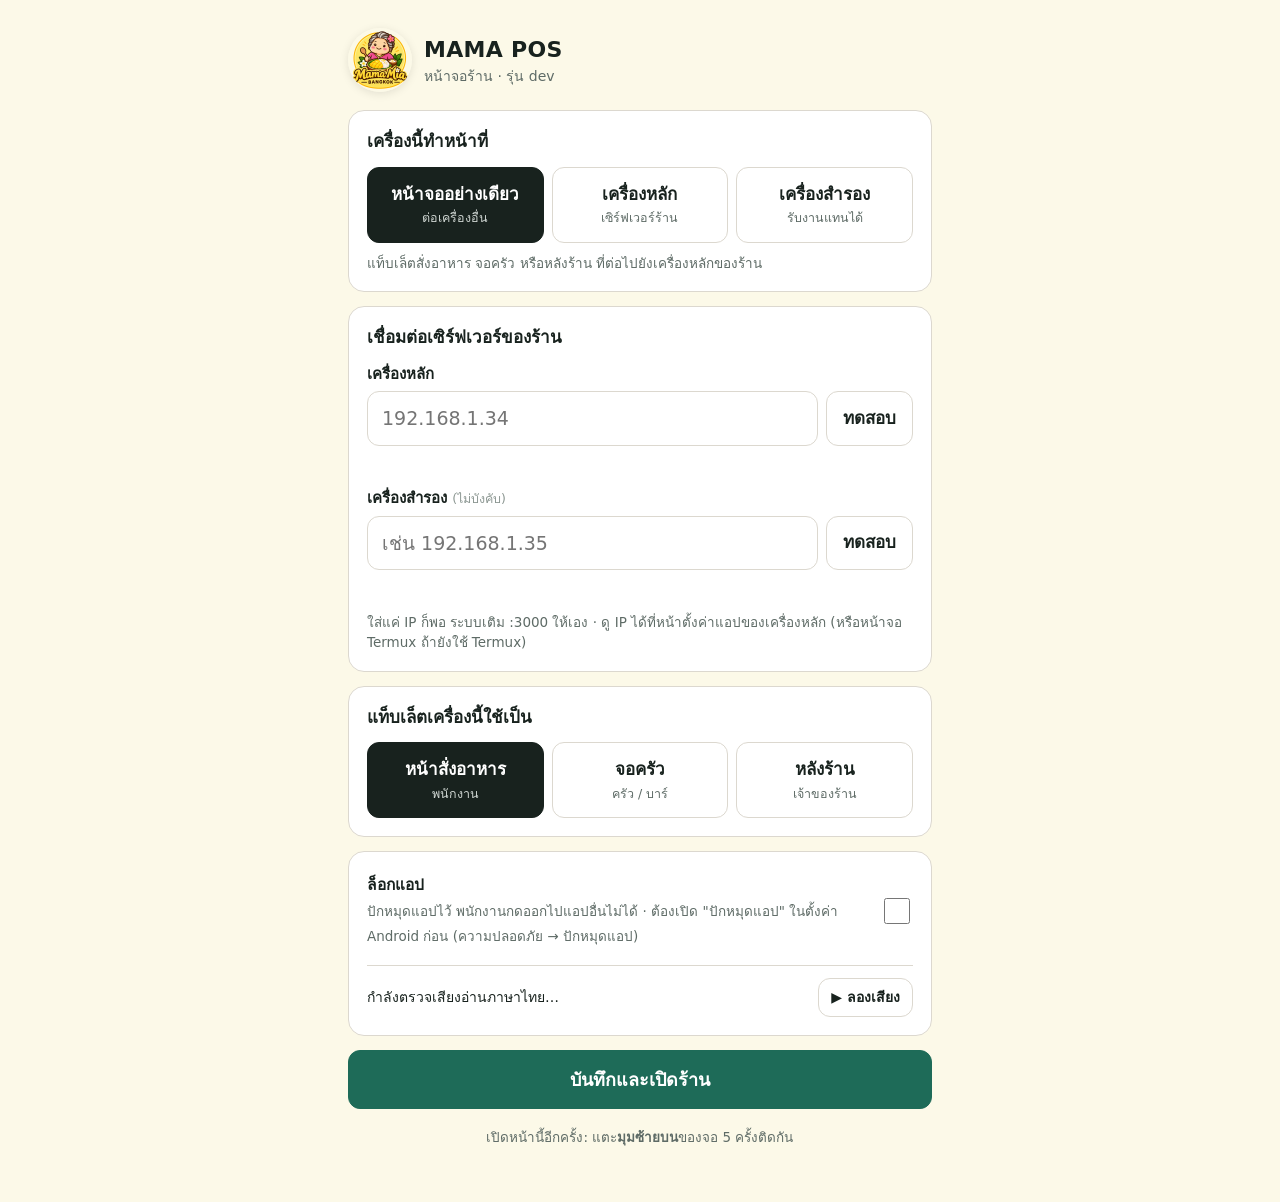
<file: app/src/main/assets/app.html>
<!doctype html>
<html lang="th">
<head>
<meta charset="utf-8">
<meta name="viewport" content="width=device-width,initial-scale=1,viewport-fit=cover">
<title>MAMA POS</title>
<style>
  :root { --bg:#FCF9E8; --card:#fff; --ink:#18221E; --muted:#5E6B66; --faint:#8C9792; --line:#DCD8CF; --jade:#1E6B58; --brick:#B03A27; --amber:#E8A33D; }
  * { box-sizing: border-box; }
  [hidden] { display: none !important; }
  html, body { margin: 0; min-height: 100%; background: var(--bg); color: var(--ink);
    font: 17px/1.5 "Noto Sans Thai", "Sarabun", system-ui, sans-serif; -webkit-tap-highlight-color: transparent; }
  main { max-width: 620px; margin: 0 auto; padding: 28px 18px 40px; }
  .brand { display: flex; align-items: center; gap: 12px; margin-bottom: 18px; }
  .logo { width: 64px; height: 64px; border-radius: 50%; object-fit: cover; box-shadow: 0 2px 10px #0000001a; }
  .brand b { font-size: 22px; letter-spacing: .3px; } .brand span { display: block; font-size: 14px; color: var(--muted); }
  .card { background: var(--card); border: 1px solid var(--line); border-radius: 16px; padding: 18px; margin-bottom: 14px; }
  h2 { font-size: 17px; margin: 0 0 12px; }
  label.f { display: block; margin-bottom: 14px; } label.f > span { display: block; font-size: 15px; font-weight: 600; margin-bottom: 6px; }
  label.f small { color: var(--faint); font-weight: 400; }
  input[type=text], input[type=password] { width: 100%; font: inherit; font-size: 19px; padding: 12px 14px; border: 1.5px solid var(--line); border-radius: 12px; background: #fff; color: var(--ink); }
  input:focus { outline: none; border-color: var(--jade); }
  .row { display: flex; gap: 8px; } .row input { flex: 1; min-width: 0; }
  button { font: inherit; font-weight: 600; border: 1.5px solid var(--line); background: #fff; color: var(--ink); border-radius: 12px; padding: 12px 16px; cursor: pointer; }
  button:active { transform: scale(.98); }
  button.primary { background: var(--jade); border-color: var(--jade); color: #fff; }
  button.big { width: 100%; padding: 15px; font-size: 18px; }
  .seg { display: grid; grid-template-columns: repeat(3, 1fr); gap: 8px; }
  .seg button { padding: 14px 6px; display: flex; flex-direction: column; align-items: center; gap: 2px; }
  .seg button small { font-weight: 400; font-size: 12.5px; color: var(--muted); }
  .seg button.on { background: var(--ink); border-color: var(--ink); color: #fff; } .seg button.on small { color: #cfd6d2; }
  .res { font-size: 14.5px; margin: -6px 0 12px; min-height: 1.5em; }
  .ok { color: var(--jade); } .bad { color: var(--brick); }
  .sw { display: flex; align-items: center; gap: 12px; padding: 4px 0; }
  .sw .t { flex: 1; } .sw .t b { display: block; font-size: 15.5px; } .sw .t span { font-size: 13.5px; color: var(--muted); }
  .sw input { width: 26px; height: 26px; accent-color: var(--jade); flex: none; }
  .note { font-size: 13.5px; color: var(--muted); text-align: center; margin-top: 18px; line-height: 1.6; }
  .center { text-align: center; padding-top: 8vh; }
  .center h1 { font-size: 24px; margin: 18px 0 6px; } .center p { color: var(--muted); margin: 0 0 6px; }
  .pulse { width: 74px; height: 74px; border-radius: 50%; margin: 0 auto; background: var(--brick); opacity: .9; display: grid; place-items: center; animation: p 1.6s infinite; }
  @keyframes p { 50% { transform: scale(.9); opacity: .6; } }
  .btns { display: flex; gap: 10px; justify-content: center; margin-top: 22px; flex-wrap: wrap; }
  .pin { letter-spacing: 10px; text-align: center; font-size: 26px !important; }
  .tts { font-size: 14px; display: flex; gap: 10px; align-items: center; flex-wrap: wrap; }
  .tts span { flex: 1; min-width: 180px; }
  .tts button { padding: 8px 12px; font-size: 14px; }
  .seg.two { grid-template-columns: repeat(3, 1fr); }
  .ipbox { background: #EAF3EF; border-radius: 12px; padding: 12px 14px; margin: 12px 0 0; font-size: 15px; }
  .ipbox b { font-size: 22px; display: block; letter-spacing: .5px; }
  .warn { background: #FBEDE9; border-radius: 12px; padding: 12px 14px; margin: 12px 0 0; font-size: 14.5px; }
  .stat { border-radius: 12px; padding: 10px 14px; margin: 12px 0 0; font-size: 14.5px; background: #F3F1EC; }
  .stat .dot { display: inline-block; width: 10px; height: 10px; border-radius: 50%; margin-right: 6px; vertical-align: 1px; }
  .stat small { display: block; color: var(--muted); font-size: 13px; margin-top: 2px; }
  .warn button, .ipbox button { margin-top: 8px; padding: 8px 12px; font-size: 14px; }
  pre.log { white-space: pre-wrap; word-break: break-all; font-size: 11.5px; background: #1b1f1d; color: #d7e2dc; border-radius: 10px; padding: 10px; max-height: 260px; overflow: auto; margin: 10px 0 0; }
  .spin { width: 54px; height: 54px; border-radius: 50%; margin: 0 auto; border: 5px solid var(--line); border-top-color: var(--jade); animation: r 1s linear infinite; }
  @keyframes r { to { transform: rotate(360deg); } }
  .linkish { background: none; border: 0; color: var(--muted); text-decoration: underline; font-weight: 400; font-size: 14px; padding: 8px 0; }
</style>
</head>
<body>
<main>
  <div class="brand">
    <img class="logo" src="logo.png" alt="">
    <div><b>MAMA POS</b><span id="ver">หน้าจอร้าน</span></div>
  </div>

  <!-- ===== ใส่รหัสก่อนแก้ตั้งค่า (เปิดจากการแตะมุมจอ 5 ครั้ง) ===== -->
  <section id="v-locked" hidden>
    <div class="card">
      <h2>ใส่รหัสเจ้าของร้าน เพื่อแก้การตั้งค่าแอป</h2>
      <input type="password" id="pin" class="pin" inputmode="numeric" maxlength="4" autocomplete="off">
      <div class="res bad" id="pinMsg" style="margin-top:10px"></div>
      <div class="row"><button id="pinBack">กลับ</button><button class="primary" id="pinOk" style="flex:1">ตกลง</button></div>
      <button class="linkish" id="forgot" hidden>ลืมรหัสเจ้าของร้าน?</button>
    </div>
  </section>

  <!-- ===== ตั้งค่า ===== -->
  <section id="v-setup" hidden>
    <div class="card">
      <h2>เครื่องนี้ทำหน้าที่</h2>
      <div class="seg two" id="srv">
        <button data-v="off">หน้าจออย่างเดียว<small>ต่อเครื่องอื่น</small></button>
        <button data-v="main">เครื่องหลัก<small>เซิร์ฟเวอร์ร้าน</small></button>
        <button data-v="standby">เครื่องสำรอง<small>รับงานแทนได้</small></button>
      </div>
      <p style="margin:10px 0 0;font-size:13.5px;color:var(--muted)" id="srvHint"></p>
      <div id="srvBox" hidden>
        <div class="ipbox" id="ipBox"></div>
        <div class="stat" id="statBox"></div>
        <div class="warn" id="batBox" hidden>⚠ ยังไม่ได้อนุญาตให้ทำงานตลอด · Android อาจปิดเซิร์ฟเวอร์ตอนปิดจอนานๆ และเปิดใหม่เองไม่ได้
          <br><button id="batBtn">อนุญาตให้ทำงานตลอด</button>
          <small style="display:block;margin-top:6px;color:var(--muted)">Samsung: ตั้งค่า › แบตเตอรี่ › แอปที่ไม่ต้องพักการทำงาน · Xiaomi/OPPO/vivo: เปิด "เริ่มอัตโนมัติ" ให้แอปนี้ด้วย</small></div>
        <div class="warn" id="tzBox" hidden></div>
        <div class="row" style="margin-top:12px"><button id="logBtn" style="flex:1">ดูบันทึกเซิร์ฟเวอร์</button><button id="restartBtn" style="flex:1">เปิดเซิร์ฟเวอร์ใหม่</button></div>
        <pre class="log" id="log" hidden></pre>
      </div>
    </div>

    <div class="card" id="connCard">
      <h2>เชื่อมต่อเซิร์ฟเวอร์ของร้าน</h2>
      <div id="mainWrap"><label class="f"><span>เครื่องหลัก</span>
        <div class="row"><input type="text" id="main" inputmode="url" placeholder="192.168.1.34" autocomplete="off"><button id="tMain">ทดสอบ</button></div></label>
      <div class="res" id="rMain"></div></div>
      <div id="standbyWrap"><label class="f"><span>เครื่องสำรอง <small>(ไม่บังคับ)</small></span>
        <div class="row"><input type="text" id="standby" inputmode="url" placeholder="เช่น 192.168.1.35" autocomplete="off"><button id="tStandby">ทดสอบ</button></div></label>
      <div class="res" id="rStandby"></div></div>
      <p style="margin:0;font-size:13.5px;color:var(--muted)">ใส่แค่ IP ก็พอ ระบบเติม :3000 ให้เอง · ดู IP ได้ที่หน้าตั้งค่าแอปของเครื่องหลัก (หรือหน้าจอ Termux ถ้ายังใช้ Termux)</p>
    </div>

    <div class="card">
      <h2>แท็บเล็ตเครื่องนี้ใช้เป็น</h2>
      <div class="seg" id="page">
        <button data-v="order">หน้าสั่งอาหาร<small>พนักงาน</small></button>
        <button data-v="kds">จอครัว<small>ครัว / บาร์</small></button>
        <button data-v="admin">หลังร้าน<small>เจ้าของร้าน</small></button>
      </div>
    </div>

    <div class="card">
      <label class="sw"><span class="t"><b>ล็อกแอป</b><span>ปักหมุดแอปไว้ พนักงานกดออกไปแอปอื่นไม่ได้ · ต้องเปิด "ปักหมุดแอป" ในตั้งค่า Android ก่อน (ความปลอดภัย → ปักหมุดแอป)</span></span>
        <input type="checkbox" id="lock"></label>
      <div class="tts" id="ttsRow" style="margin-top:12px;padding-top:12px;border-top:1px solid var(--line)">
        <span id="ttsMsg">กำลังตรวจเสียงอ่านภาษาไทย…</span>
        <button id="ttsTest">▶ ลองเสียง</button><button id="ttsSet" hidden>ตั้งค่าเสียงอ่าน</button>
      </div>
    </div>

    <button class="primary big" id="save">บันทึกและเปิดร้าน</button>
    <p class="note">เปิดหน้านี้อีกครั้ง: แตะ<b>มุมซ้ายบน</b>ของจอ 5 ครั้งติดกัน</p>
  </section>

  <!-- ===== รอเซิร์ฟเวอร์ในเครื่องนี้เปิด ===== -->
  <section id="v-starting" hidden>
    <div class="center">
      <div class="spin"></div>
      <h1>กำลังเปิดเซิร์ฟเวอร์ร้าน…</h1>
      <p>ครั้งแรกหลังติดตั้งหรืออัปเดตแอปอาจใช้เวลาสักครู่</p>
    </div>
  </section>

  <!-- ===== ค้นหาเครื่องหลัก (IP เปลี่ยนหลังเราเตอร์ดับ) ===== -->
  <section id="v-searching" hidden>
    <div class="center">
      <div class="spin"></div>
      <h1>กำลังค้นหาเครื่องหลัก…</h1>
      <p>ติดต่อที่อยู่เดิมไม่ได้ (เราเตอร์อาจแจก IP ใหม่) · กำลังหาในวง Wi-Fi นี้ ใช้เวลาไม่เกิน 10 วินาที</p>
    </div>
  </section>

  <!-- ===== ติดต่อเซิร์ฟเวอร์ไม่ได้ ===== -->
  <section id="v-offline" hidden>
    <div class="center">
      <div class="pulse"><svg width="34" height="34" viewBox="0 0 24 24" fill="none" stroke="#fff" stroke-width="2.4" stroke-linecap="round"><path d="M2 8.8a15 15 0 0 1 20 0M5.5 12.5a10 10 0 0 1 13 0M9 16.2a5 5 0 0 1 6 0"/><path d="M3 3l18 18"/></svg></div>
      <h1 id="offTitle">ติดต่อเซิร์ฟเวอร์ไม่ได้</h1>
      <p id="offRouter" hidden style="font-size:22px;font-weight:700;color:#c83a2f;margin:4px 0 2px"></p>
      <p id="offWhere"></p>
      <p id="offHint">ค้นหาในวง Wi-Fi นี้แล้วไม่เจอเครื่องหลัก · ตรวจว่าแท็บเล็ตเครื่องหลักเปิดอยู่ แอป MAMA POS ยังทำงาน และต่อ Wi-Fi ร้านเดียวกัน</p>
      <pre class="log" id="offLog" hidden style="text-align:left"></pre>
      <p style="font-weight:600;color:var(--ink);margin-top:14px" id="offCount"></p>
      <div class="btns"><button id="offSetup">ตั้งค่า</button><button class="primary" id="offRetry">ลองใหม่ตอนนี้</button></div>
    </div>
  </section>
</main>

<script>
const A = window.EdPosApp;
const $ = s => document.querySelector(s);
const cfg = A ? JSON.parse(A.getConfig()) : { main: '', standby: '', page: 'order', lock: false, version: 'dev', server: 'off', ip: '' };
$('#ver').textContent = 'หน้าจอร้าน · รุ่น ' + cfg.version;
const short = u => String(u || '').replace(/^https?:\/\//, '');
let page = cfg.page || 'order';
let srv = cfg.server || 'off';

function show(mode) {
  ['locked', 'setup', 'offline', 'starting', 'searching'].forEach(m => ($('#v-' + m).hidden = m !== mode));
  if (mode === 'locked') $('#forgot').hidden = cfg.server !== 'main';
  if (mode === 'setup') fillSetup();
  if (mode === 'offline') startCountdown();
  if (mode === 'locked') { $('#pin').value = ''; $('#pinMsg').textContent = ''; setTimeout(() => $('#pin').focus(), 200); }
}

// ----- ตั้งค่า -----
function fillSetup() {
  $('#main').value = short(cfg.main); $('#standby').value = short(cfg.standby); $('#lock').checked = !!cfg.lock;
  paintPage(); paintSrv(); checkTts();
}

// ----- เครื่องนี้ทำหน้าที่: หน้าจออย่างเดียว / เครื่องหลัก / เครื่องสำรอง -----
const SRV_HINT = {
  off: 'แท็บเล็ตสั่งอาหาร จอครัว หรือหลังร้าน ที่ต่อไปยังเครื่องหลักของร้าน',
  main: 'เครื่องนี้เป็นเซิร์ฟเวอร์ของร้าน (แทน Termux) เครื่องอื่นต่อมาที่ IP ของเครื่องนี้ · ควรเสียบชาร์จไว้ตลอด',
  standby: 'เครื่องนี้คัดลอกข้อมูลจากเครื่องหลักตลอดเวลา ถ้าเครื่องหลักพัง กดให้เครื่องนี้รับงานแทนได้ · ใส่ IP เครื่องหลักด้านล่าง',
};
function paintSrv() {
  document.querySelectorAll('#srv button').forEach(b => b.classList.toggle('on', b.dataset.v === srv));
  $('#srvHint').textContent = SRV_HINT[srv];
  $('#srvBox').hidden = srv === 'off';
  $('#mainWrap').hidden = srv === 'main';
  $('#standbyWrap').hidden = srv === 'standby';
  const running = cfg.server === srv && srv !== 'off';
  $('#ipBox').innerHTML = cfg.ip ? `IP ของเครื่องนี้ (ใส่ในแท็บเล็ตเครื่องอื่น)<b>${cfg.ip.replace(':3000', '')}</b>${running ? '' : '<span style="font-size:13.5px;color:var(--muted)">เซิร์ฟเวอร์จะเปิดหลังกดบันทึก</span>'}`
    : 'ยังไม่ได้ต่อ Wi-Fi · ต่อ Wi-Fi ของร้านก่อน เครื่องอื่นจึงจะเชื่อมต่อได้';
  $('#batBox').hidden = !!cfg.battery;
  paintStatus();
}
// ไฟสถานะเซิร์ฟเวอร์ในเครื่องนี้ (เช็กทุก 5 วิ ระหว่างเปิดหน้าตั้งค่า)
function paintStatus() {
  const box = $('#statBox'), tzb = $('#tzBox');
  if (srv === 'off' || cfg.server !== srv || !A || !A.serverStatus) { box.hidden = true; tzb.hidden = true; return; }
  const st = JSON.parse(A.serverStatus());
  box.hidden = false;
  const fix = st.restarts ? `ตัวเฝ้าช่วยเปิดเซิร์ฟเวอร์กลับมาแล้ว ${st.restarts} ครั้ง · ล่าสุด ${new Date(st.last).toLocaleString('th-TH', { dateStyle: 'short', timeStyle: 'short' })}`
    : 'ตัวเฝ้าเซิร์ฟเวอร์ตรวจทุก 2 นาที ดับหรือค้างจะเปิดใหม่เอง';
  box.innerHTML = st.up
    ? `<span class="dot" style="background:#2E8B57"></span><b>เซิร์ฟเวอร์ทำงานปกติ</b><small>${fix}</small>`
    : `<span class="dot" style="background:#C0392B"></span><b>เซิร์ฟเวอร์ยังไม่ตอบ</b><small>กำลังเปิด… ถ้านานเกิน 1 นาที กด "เปิดเซิร์ฟเวอร์ใหม่"</small>`;
  // เวลาเซิร์ฟเวอร์ต้องเป็นเขตเวลาเดียวกับมือถือ ไม่งั้นเวลาบิล/ตัดรอบวันขายเพี้ยน
  const bad = st.up && typeof st.tz === 'number' && st.tz !== new Date().getTimezoneOffset();
  tzb.hidden = !bad;
  if (bad) tzb.textContent = `⚠ เขตเวลาเซิร์ฟเวอร์ (UTC${st.tz <= 0 ? '+' : '-'}${Math.abs(st.tz) / 60}) ไม่ตรงกับมือถือ · เวลาบิลจะเพี้ยน กด "เปิดเซิร์ฟเวอร์ใหม่" ถ้ายังไม่หายแจ้งผู้ดูแล`;
}
setInterval(() => { if (!$('#v-setup').hidden && !document.hidden) paintStatus(); }, 5000);
document.querySelectorAll('#srv button').forEach(b => b.onclick = () => {
  if (b.dataset.v === 'main' && cfg.server !== 'main' && !confirm('ให้เครื่องนี้เป็นเครื่องหลัก (เซิร์ฟเวอร์ร้าน)?\n\nถ้ายังเปิดเซิร์ฟเวอร์ใน Termux อยู่ ให้ปิด Termux ก่อน และย้ายข้อมูลร้านด้วย หลังร้าน > สำรองข้อมูล')) return;
  srv = b.dataset.v; paintSrv();
});
$('#batBtn').onclick = () => A && A.requestBattery();
$('#logBtn').onclick = () => { const l = $('#log'); l.hidden = !l.hidden; if (!l.hidden) { l.textContent = (A ? A.serverLog() : '') || '(ยังไม่มีบันทึก)'; l.scrollTop = l.scrollHeight; } };
$('#restartBtn').onclick = () => { if (confirm('ปิดแล้วเปิดเซิร์ฟเวอร์ใหม่? ระหว่างนี้ (ไม่กี่วินาที) เครื่องอื่นจะสั่งอาหารไม่ได้')) A && A.restartServer(); };
// กลับมาจากหน้าตั้งค่าแบตเตอรี่ → อัปเดตสถานะ
document.addEventListener('visibilitychange', () => { if (!document.hidden && A && !$('#v-setup').hidden) { Object.assign(cfg, JSON.parse(A.getConfig())); paintSrv(); } });
function paintPage() { document.querySelectorAll('#page button').forEach(b => b.classList.toggle('on', b.dataset.v === page)); }
document.querySelectorAll('#page button').forEach(b => b.onclick = () => { page = b.dataset.v; paintPage(); });

function test(inputId, outId) {
  const out = $(outId), v = $(inputId).value.trim();
  if (!v) { out.textContent = ''; return Promise.resolve(null); }
  out.className = 'res'; out.textContent = 'กำลังทดสอบ…';
  return new Promise(ok => setTimeout(() => {   // ให้ข้อความขึ้นก่อน (ทดสอบรอได้ถึง 3 วินาที)
    const r = A ? JSON.parse(A.testServer(v)) : { ok: false };
    if (r.ok) { out.className = 'res ok'; out.textContent = `✓ ติดต่อได้ · ${r.role === 'main' ? 'เครื่องหลัก' : 'เครื่องสำรอง'}${r.shop ? ' · ' + r.shop : ''} (${short(r.url)})`; }
    else { out.className = 'res bad'; out.textContent = '✗ ติดต่อไม่ได้ · ตรวจ IP / Wi-Fi / Termux'; }
    ok(r);
  }, 30));
}
$('#tMain').onclick = () => test('#main', '#rMain');
$('#tStandby').onclick = () => test('#standby', '#rStandby');

$('#save').onclick = async () => {
  const conf = () => JSON.stringify({ server: srv, main: $('#main').value, standby: $('#standby').value, page, lock: $('#lock').checked });
  if (srv === 'main') { A && A.saveConfig(conf()); return; }   // เครื่องหลักไม่ต้องทดสอบ IP
  if (!$('#main').value.trim()) { $('#rMain').className = 'res bad'; $('#rMain').textContent = 'ใส่ IP เครื่องหลักก่อน'; $('#main').focus(); return; }
  $('#save').disabled = true; $('#save').textContent = 'กำลังเชื่อมต่อ…';
  const r = await test('#main', '#rMain');
  if (!r?.ok && !confirm('ยังติดต่อเครื่องหลักไม่ได้ บันทึกไว้ก่อนไหม? (แอปจะลองเชื่อมต่อเองเรื่อยๆ)')) {
    $('#save').disabled = false; $('#save').textContent = 'บันทึกและเปิดร้าน'; return;
  }
  A && A.saveConfig(conf());
};

// ----- เสียงอ่านภาษาไทย (จอครัว) -----
function checkTts() {
  if (!A) return;
  const st = A.ttsStatus();
  $('#ttsSet').hidden = st === 'ok';
  $('#ttsMsg').innerHTML = st === 'ok' ? '<span class="ok">✓ เสียงอ่านภาษาไทยพร้อมใช้</span> (จอครัวอ่านออเดอร์ได้)'
    : st === 'nothai' ? '<span class="bad">ยังไม่มีเสียงภาษาไทย</span> · กด "ตั้งค่าเสียงอ่าน" → Google → ติดตั้งข้อมูลเสียงภาษาไทย'
    : 'กำลังเปิดเครื่องอ่านออกเสียง… (ถ้าค้างนาน ให้ติดตั้ง "Speech Services by Google" จาก Play Store)';
  if (st === 'none') setTimeout(checkTts, 1500);
}
$('#ttsTest').onclick = () => A && A.speak('test', 'โต๊ะ 5 กะเพรา 2 ที่ หมูกรอบ', 1);
$('#ttsSet').onclick = () => A && A.openTtsSettings();
window.__edposTts = () => {};

// ----- รหัสก่อนแก้ตั้งค่า -----
function tryPin() {
  const p = $('#pin').value.trim();
  if (!/^\d{4}$/.test(p)) { $('#pinMsg').textContent = 'ใส่รหัส 4 หลัก'; return; }
  const r = A ? A.checkAdminPin(p) : 'ok';
  if (r === 'ok' || r === 'offline') show('setup');   // เซิร์ฟเวอร์ไม่ตอบ = ให้แก้ IP ได้
  else $('#pinMsg').textContent = r.slice(4) || 'รหัสไม่ถูกต้อง';
}
$('#pinOk').onclick = tryPin;
$('#pin').addEventListener('keydown', e => { if (e.key === 'Enter') tryPin(); });
$('#pin').addEventListener('input', e => { if (e.target.value.length === 4) tryPin(); });
$('#pinBack').onclick = () => A && A.retry();
// ลืมรหัส (เฉพาะเครื่องหลัก): ล้างรหัสเจ้าของร้านและพนักงานทั้งหมด แล้วตั้งใหม่ในหลังร้าน · แจ้งเข้า LINE ด้วย
$('#forgot').onclick = () => {
  if (!confirm('ล้างรหัสเจ้าของร้านและรหัสพนักงานทั้งหมด?\n\nข้อมูลร้าน เมนู และบิลไม่หาย · ทุกเครื่องต้องใส่รหัสใหม่ · ระบบจะแจ้งเข้า LINE ของร้าน')) return;
  if (!confirm('ยืนยันอีกครั้ง: ล้างรหัสทั้งหมด?')) return;
  const r = A ? A.resetPins() : 'ok';
  if (r !== 'ok') return alert(r);
  alert('ล้างรหัสแล้ว · เปิดหลังร้านเพื่อตั้งรหัสเจ้าของร้านใหม่');
};

// ----- ออฟไลน์: ลองใหม่เองทุก 5 วินาที -----
let cd = null;
function startCountdown() {
  $('#offWhere').textContent = cfg.server === 'main' ? 'เซิร์ฟเวอร์ในเครื่องนี้ยังไม่ตอบ'
    : 'ลองแล้ว: ' + [cfg.main, cfg.server === 'standby' ? 'เครื่องนี้' : cfg.standby].filter(Boolean).map(short).join(' และ ');
  if (cfg.server === 'main' && A) { $('#offHint').textContent = 'บันทึกเซิร์ฟเวอร์ด้านล่าง (ส่งรูปหน้าจอนี้ให้ผู้ดูแลได้)'; $('#offLog').hidden = false; $('#offLog').textContent = A.serverLog() || '(ยังไม่มีบันทึก)'; }
  // เครื่องนี้หลุด Wi-Fi / เราเตอร์ไม่ตอบ → บอกตัวใหญ่ให้รอ (เครื่องหลักไม่ได้พัง อย่าสลับเครื่อง)
  if (A && A.netCheck && cfg.server !== 'main') {
    window.edposNet = r => {
      const wifi = r && r.wifi === false, bad = wifi || (r && r.gwOk === false);
      $('#offTitle').textContent = bad ? (wifi ? 'เครื่องนี้ไม่ได้ต่อ Wi-Fi' : 'เราเตอร์ / Wi-Fi ดับ') : 'ติดต่อเซิร์ฟเวอร์ไม่ได้';
      $('#offRouter').hidden = !bad;
      $('#offRouter').textContent = wifi ? 'เปิด Wi-Fi แล้วต่อ Wi-Fi ของร้าน' : 'รอสักครู่ แอปจะต่อกลับเอง · อย่าสลับไปเครื่องสำรอง';
      if (bad) $('#offHint').textContent = wifi ? 'ถ้าเครื่องอื่นในร้านก็ต่อไม่ได้เหมือนกัน = เราเตอร์ดับ ให้รอ'
        : 'ข้อมูลร้านไม่หาย · เกิน 3 นาที: ดูไฟเราเตอร์ ถอดปลั๊ก 10 วินาที แล้วเสียบใหม่';
    };
    try { A.netCheck(); } catch {}
  }
  let n = 5; clearInterval(cd);
  const tick = () => { $('#offCount').textContent = `ลองเชื่อมต่อใหม่ใน ${n} วินาที…`; if (n-- <= 0) { clearInterval(cd); $('#offCount').textContent = 'กำลังเชื่อมต่อ…'; A && A.retry(); } };
  tick(); cd = setInterval(tick, 1000);
}
$('#offRetry').onclick = () => { clearInterval(cd); $('#offCount').textContent = 'กำลังเชื่อมต่อ…'; A && A.retry(); };
$('#offSetup').onclick = () => { clearInterval(cd); show('setup'); };

show((location.hash || '#setup').slice(1));
addEventListener('hashchange', () => show((location.hash || '#setup').slice(1)));
</script>
</body>
</html>
</file>
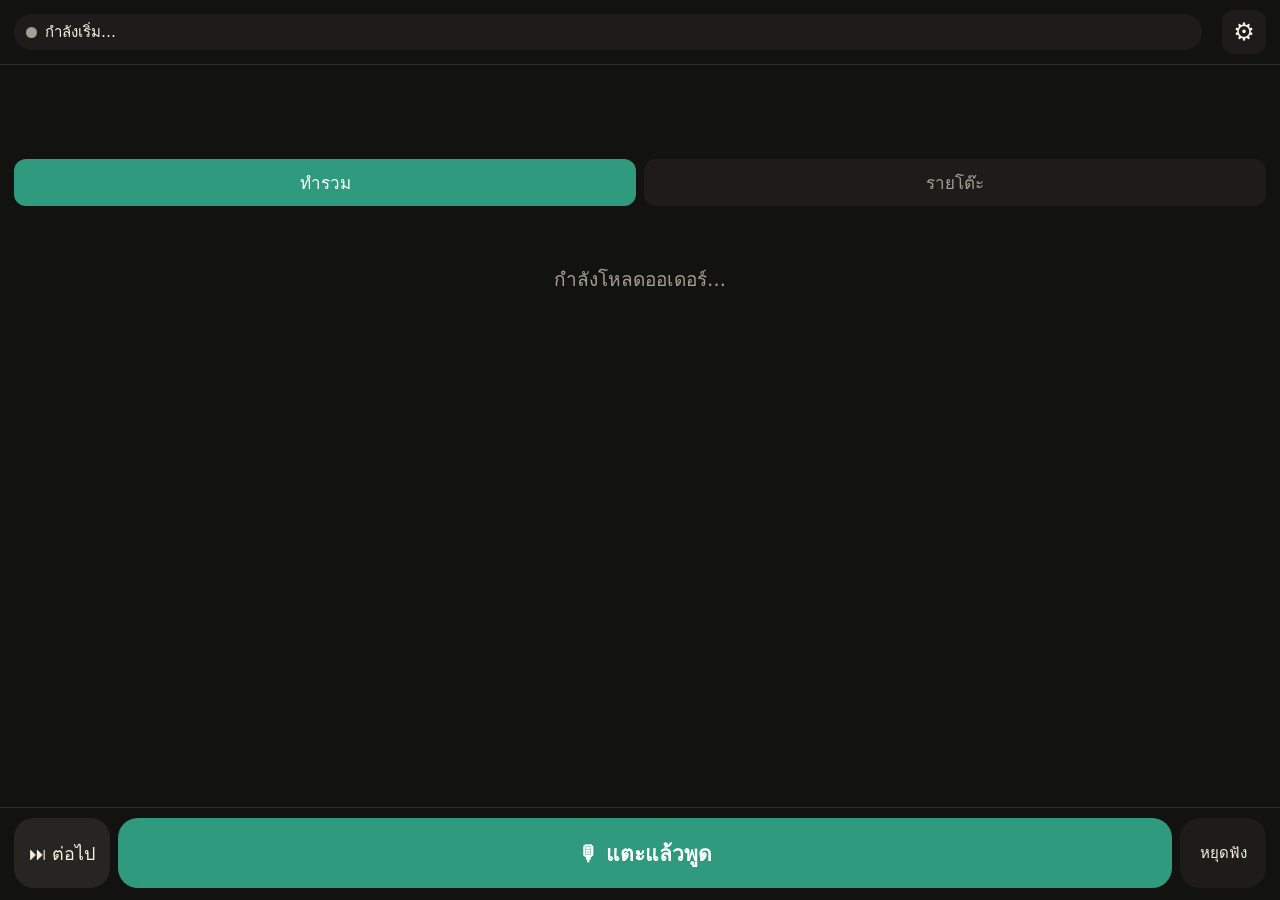
<file: kitchen/src/main/assets/kitchen.html>
<!doctype html>
<html lang="th">
<head>
<meta charset="utf-8">
<meta name="viewport" content="width=device-width, initial-scale=1, viewport-fit=cover">
<title>ผู้ช่วยครัว</title>
<style>
  :root {
    --bg: #121211; --panel: #1d1c1a; --panel2: #262522; --line: #2e2c29; --text: #f6f1df; --dim: #a59f8f;
    --brand: #2f9a7e; --hot: #f2a541; --bad: #e5604d; --ok: #57c18f; --ai: #8fa8ff;
  }
  * { box-sizing: border-box; -webkit-tap-highlight-color: transparent; }
  html, body { margin: 0; height: 100%; background: var(--bg); color: var(--text);
    font-family: "Noto Sans Thai", "Sarabun", system-ui, sans-serif; overscroll-behavior: none; }
  body { display: flex; flex-direction: column; }
  button { font: inherit; color: inherit; border: 0; background: none; }

  /* ----- แถบบน ----- */
  header { display: flex; align-items: center; gap: 10px; padding: 10px 14px; border-bottom: 1px solid var(--line); }
  .pill { display: flex; align-items: center; gap: 8px; padding: 6px 12px; border-radius: 99px; background: var(--panel);
    font-size: 15px; flex: 1; min-width: 0; }
  .pill span { white-space: nowrap; overflow: hidden; text-overflow: ellipsis; }
  .dot { width: 11px; height: 11px; border-radius: 50%; background: var(--dim); flex: none; }
  .listening .dot { background: var(--ok); animation: pulse 1.6s infinite; }
  .hearing .dot { background: var(--hot); animation: pulse .6s infinite; }
  .thinking .dot { background: var(--ai); animation: pulse .5s infinite; }
  .error .dot { background: var(--bad); }
  @keyframes pulse { 50% { opacity: .35; } }
  .net { font-size: 13px; color: var(--dim); white-space: nowrap; }
  .net.down { color: var(--bad); }
  .gear { width: 44px; height: 44px; font-size: 24px; border-radius: 12px; background: var(--panel); flex: none; }

  /* ----- จับเวลา ----- */
  .timers { display: flex; gap: 8px; padding: 8px 14px 0; overflow-x: auto; }
  .timers:empty { display: none; }
  .tm { flex: none; padding: 8px 14px; border-radius: 14px; background: var(--panel2); font-size: 18px; font-variant-numeric: tabular-nums; }
  .tm b { font-size: 22px; margin-left: 6px; }
  .tm.ring { background: var(--bad); color: #fff; animation: pulse .7s infinite; }

  /* ----- คำพูดล่าสุด ----- */
  .talk { padding: 10px 16px 4px; min-height: 86px; }
  .heard { color: var(--dim); font-size: 15px; min-height: 22px; }
  .reply { font-size: 21px; line-height: 1.4; margin-top: 4px; }
  .reply.ask { color: var(--hot); }
  .reply.ai::before { content: "AI · "; color: var(--ai); font-size: 15px; }

  /* ----- ชุดที่กำลังทำ ----- */
  .batch { margin: 6px 14px 0; padding: 12px 14px; border-radius: 16px; background: #1f2b26; border: 2px solid var(--brand); display: none; }
  .batch.on { display: block; }
  .batch .t { font-size: 14px; color: var(--ok); }
  .batch .n { font-size: 22px; font-weight: 600; margin: 2px 0 6px; }
  .batch .d { font-size: 17px; line-height: 1.45; }
  .batch .row2 { display: flex; gap: 8px; margin-top: 10px; }
  .batch .row2 button { flex: 1; padding: 12px; border-radius: 12px; background: var(--brand); color: #fff; font-size: 17px; font-weight: 600; }
  .batch .row2 button.ghost { background: transparent; border: 1px solid var(--line); color: var(--dim); flex: none; padding: 12px 16px; }

  /* ----- แท็บ ----- */
  .tabs { display: flex; gap: 8px; padding: 8px 14px 4px; }
  .tabs button { flex: 1; padding: 10px; border-radius: 12px; background: var(--panel); color: var(--dim); font-size: 17px; }
  .tabs button.on { background: var(--brand); color: #fff; }

  main { flex: 1; overflow-y: auto; padding: 6px 14px 16px; }
  .empty { text-align: center; color: var(--dim); padding: 48px 0; font-size: 19px; line-height: 1.6; }

  .grp { display: grid; grid-template-columns: 1fr auto; gap: 4px 12px; background: var(--panel); border: 2px solid transparent;
    border-radius: 16px; padding: 12px 14px; margin-bottom: 10px; }
  .grp .name { font-size: 22px; font-weight: 600; }
  .grp .qty { grid-row: span 3; font-size: 44px; font-weight: 700; color: var(--hot); align-self: center; line-height: 1; }
  .grp .opts { color: var(--dim); font-size: 16px; }
  .chips { display: flex; flex-wrap: wrap; gap: 6px; }
  .chip { font-size: 15px; padding: 3px 10px; border-radius: 99px; background: #2b2a27; }
  .chip.late { background: #5a2a22; color: #ffd2c9; }
  .alert { color: var(--bad); font-weight: 600; }

  .ord { background: var(--panel); border: 2px solid transparent; border-radius: 16px; padding: 12px 14px; margin-bottom: 10px; }
  .ord h3 { margin: 0 0 6px; font-size: 21px; display: flex; justify-content: space-between; gap: 8px; }
  .ord h3 small { font-weight: 400; color: var(--dim); font-size: 15px; }
  .ord h3 small.late { color: var(--bad); }
  .ord li { font-size: 18px; padding: 3px 0; list-style: none; }
  .ord ul { margin: 0; padding: 0; }
  .ord .rm { color: var(--hot); font-size: 15px; }
  .hl { border-color: var(--hot) !important; }

  /* ----- ร้าน (โหมดผู้จัดการ) ----- */
  .kpis { display: grid; grid-template-columns: 1fr 1fr; gap: 10px; margin-bottom: 10px; }
  .kpi { background: var(--panel); border-radius: 16px; padding: 12px 14px; }
  .kpi .k { font-size: 14px; color: var(--dim); }
  .kpi .v { font-size: 26px; font-weight: 700; margin-top: 2px; font-variant-numeric: tabular-nums; }
  .kpi .s { font-size: 14px; color: var(--dim); margin-top: 2px; }
  .kpi .up { color: var(--ok); } .kpi .down { color: var(--bad); }
  .bar { height: 8px; border-radius: 99px; background: #2b2a27; margin-top: 8px; overflow: hidden; }
  .bar i { display: block; height: 100%; background: var(--brand); border-radius: 99px; }
  .card { background: var(--panel); border-radius: 16px; padding: 12px 14px; margin-bottom: 10px; }
  .card h4 { margin: 0 0 8px; font-size: 17px; display: flex; justify-content: space-between; align-items: center; gap: 8px; }
  .card h4 small { color: var(--dim); font-weight: 400; font-size: 14px; }
  .card .ln { font-size: 16px; line-height: 1.6; }
  .card p.obs { margin: 0 0 8px; font-size: 15px; line-height: 1.55; }
  .card p.obs small { color: var(--dim); white-space: pre-wrap; }
  .card pre { white-space: pre-wrap; font: inherit; font-size: 15px; line-height: 1.6; margin: 0; color: var(--text); }
  .menuoff { display: flex; flex-wrap: wrap; gap: 8px; }
  .menuoff button { padding: 8px 12px; border-radius: 12px; background: #3a2420; color: #ffd2c9; font-size: 15px; }
  .qbtns { display: flex; flex-wrap: wrap; gap: 8px; margin-bottom: 10px; }
  .qbtns button { padding: 10px 12px; border-radius: 12px; background: var(--panel2); font-size: 15px; }
  .mgrState { padding: 10px 12px; border-radius: 12px; background: var(--panel); font-size: 15px; line-height: 1.5; }

  .rows .r { display: grid; grid-template-columns: 1fr 96px 84px; gap: 6px; align-items: center; padding: 8px 0; border-top: 1px solid var(--line); }
  .rows .r .t { font-size: 15px; line-height: 1.3; }
  .rows .r .t small { display: block; color: var(--dim); font-size: 13px; }
  .rows .r input, .rows .r select { padding: 9px 8px; font-size: 16px; }
  .rows .r.rc { grid-template-columns: 1fr; }
  .rows .r.rc .g { display: grid; grid-template-columns: 1.4fr 1fr 1fr; gap: 6px; }
  .rows .r.rc .g.kgrow { grid-template-columns: auto 80px auto; align-items: center; justify-content: start; font-size: 14px; margin-top: 4px; }
  .pill2 { display: inline-block; font-size: 13px; padding: 1px 8px; border-radius: 99px; background: #3a2420; color: #ffd2c9; margin-left: 4px; }
  .pill2.ok { background: #1f3a2e; color: #b8f0d2; }

  /* ----- ปุ่มล่าง ----- */
  footer { display: flex; gap: 8px; padding: 10px 14px calc(12px + env(safe-area-inset-bottom)); border-top: 1px solid var(--line); }
  footer button { height: 70px; border-radius: 20px; font-size: 18px; }
  .talkbtn { flex: 1; background: var(--brand); color: #fff; font-size: 21px !important; font-weight: 600; }
  .talkbtn.active { background: var(--hot); color: #1b1100; }
  .nextbtn { width: 96px; background: var(--panel2); }
  .pause { width: 86px; background: var(--panel); font-size: 15px !important; }
  .pause.on { background: var(--bad); color: #fff; }

  /* ----- ตั้งค่า ----- */
  .sheet { position: fixed; inset: 0; background: var(--bg); overflow-y: auto; padding: 16px 16px 0; display: none; z-index: 5; }
  .sheet.open { display: block; }
  .sheet h2 { margin: 4px 0 6px; font-size: 22px; }
  .sec { border-top: 1px solid var(--line); margin-top: 18px; padding-top: 4px; }
  .sec > h4 { margin: 12px 0 8px; font-size: 17px; color: var(--hot); font-weight: 600; }
  .field { margin-bottom: 12px; }
  .field label, .lab { display: block; font-size: 15px; color: var(--dim); margin-bottom: 4px; }
  input[type=text], input[type=password], input[type=number], select, textarea {
    width: 100%; font: inherit; font-size: 17px; padding: 11px 12px; border-radius: 12px; border: 1px solid var(--line);
    background: var(--panel); color: var(--text); }
  textarea { min-height: 96px; resize: vertical; line-height: 1.5; }
  .row { display: flex; gap: 8px; align-items: center; }
  .row > * { flex: 1; }
  .check { display: flex; gap: 12px; align-items: flex-start; padding: 9px 0; font-size: 17px; }
  .check input { width: 24px; height: 24px; flex: none; margin-top: 2px; accent-color: var(--brand); }
  .check small { display: block; color: var(--dim); font-size: 14px; }
  .btn { padding: 12px 16px; border-radius: 12px; background: var(--panel); border: 1px solid var(--line); font-size: 16px; }
  .btn.main { background: var(--brand); border-color: var(--brand); color: #fff; }
  .note { color: var(--dim); font-size: 14px; line-height: 1.55; }
  .msg { font-size: 15px; min-height: 20px; margin-top: 6px; line-height: 1.5; }
  .msg.bad, span.bad { color: var(--bad); } .msg.good { color: var(--ok); }
  .seg { display: flex; gap: 6px; }
  .seg button { flex: 1; padding: 11px 6px; border-radius: 12px; background: var(--panel); border: 1px solid var(--line); font-size: 16px; }
  .seg button.on { background: var(--brand); border-color: var(--brand); color: #fff; }
  .actions { display: flex; gap: 10px; margin-top: 22px; position: sticky; bottom: 0; background: var(--bg); padding: 12px 0 16px; border-top: 1px solid var(--line); }
  .actions .btn { flex: 1; font-size: 18px; padding: 14px; }
  .inline { display: flex; align-items: center; gap: 10px; }
  .inline input[type=number] { width: 90px; flex: none; }
</style>
</head>
<body>
<header>
  <div class="pill" id="pill"><i class="dot"></i><span id="status">กำลังเริ่ม…</span></div>
  <div class="net" id="net"></div>
  <button class="gear" id="gear" aria-label="ตั้งค่า">⚙</button>
</header>

<div class="timers" id="timers"></div>

<section class="talk">
  <div class="heard" id="heard"></div>
  <div class="reply" id="reply"></div>
</section>

<section class="batch" id="batch">
  <div class="t">กำลังทำ</div>
  <div class="n" id="batchName"></div>
  <div class="d" id="batchDetail"></div>
  <div class="row2"><button id="batchDone">✓ เสร็จชุดนี้</button><button class="ghost" id="batchClose">ซ่อน</button></div>
</section>

<nav class="tabs">
  <button class="on" data-tab="groups">ทำรวม</button>
  <button data-tab="tables">รายโต๊ะ</button>
  <button data-tab="shop" id="tabShop" style="display:none">ร้าน</button>
</nav>

<main id="board"><div class="empty">กำลังโหลดออเดอร์…</div></main>

<footer>
  <button class="nextbtn" id="nextBtn">⏭ ต่อไป</button>
  <button class="talkbtn" id="talk">🎙 แตะแล้วพูด</button>
  <button class="pause" id="pause">หยุดฟัง</button>
</footer>

<!-- รหัสเจ้าของร้าน -->
<div class="sheet" id="lock">
  <h2>ใส่รหัสเจ้าของร้าน</h2>
  <div class="field"><input type="password" id="pin" inputmode="numeric" autocomplete="off" placeholder="รหัสเจ้าของร้าน"></div>
  <div class="msg bad" id="pinMsg"></div>
  <div class="actions"><button class="btn" id="pinCancel">ยกเลิก</button><button class="btn main" id="pinOk">เข้าหน้าตั้งค่า</button></div>
</div>

</div>

<!-- ตั้งค่า -->
<div class="sheet" id="setup">
  <h2>ตั้งค่าผู้ช่วยครัว</h2>
  <p class="note" id="ver"></p>

  <div class="sec"><h4>เครื่อง ED POS</h4>
    <div class="field"><label>IP เครื่องหลัก</label>
      <div class="row"><input type="text" id="sMain" inputmode="url" placeholder="เช่น 192.168.1.34"><button class="btn" style="flex:none" data-test="sMain">ทดสอบ</button></div>
      <div class="msg" id="sMainMsg"></div></div>
    <div class="field"><label>IP เครื่องสำรอง (ถ้ามี)</label>
      <div class="row"><input type="text" id="sStandby" inputmode="url" placeholder="เว้นว่างได้"><button class="btn" style="flex:none" data-test="sStandby">ทดสอบ</button></div>
      <div class="msg" id="sStandbyMsg"></div></div>
    <div class="field"><label>ดูออเดอร์ของจอ</label><select id="sScreen"></select></div>
  </div>

  <div class="sec"><h4>ผู้ช่วย</h4>
    <div class="field"><label>ชื่อผู้ช่วย (ใช้ตอนพูดและในหน้าจอ)</label><input type="text" id="sName"></div>
    <div class="field"><span class="lab">ลงท้าย</span><div class="seg" id="sParticle"><button data-v="ค่ะ">ค่ะ</button><button data-v="ครับ">ครับ</button></div></div>
    <div class="field"><label>ความเร็วเสียง <b id="sRateV"></b></label><input type="range" id="sRate" min="0.7" max="1.6" step="0.1" style="width:100%"></div>
    <div class="field"><label>ระดับเสียง (สูง/ต่ำ) <b id="sPitchV"></b></label><input type="range" id="sPitch" min="0.6" max="1.6" step="0.1" style="width:100%"></div>
    <div class="row"><button class="btn" id="tTest">ทดสอบเสียง</button><button class="btn" id="tTts">ตั้งค่าเสียงอ่าน</button></div>
    <div class="msg" id="ttsMsg"></div>
  </div>

  <div class="sec"><h4>การฟัง</h4>
    <div class="seg" id="sMode"><button data-v="wake">ฟังตลอด (เรียกชื่อ)</button><button data-v="ptt">แตะแล้วพูด</button></div>
    <div class="field" style="margin-top:12px"><label>คำเรียก (คั่นด้วย , ใส่คำที่ระบบฟังชอบเขียนผิดเพิ่มได้)</label><input type="text" id="sWake"></div>
    <label class="check"><input type="checkbox" id="sVolKey"><span>ปุ่มเพิ่ม/ลดเสียง = แตะแล้วพูด<small>ใช้กับปุ่มรีโมตบลูทูธ (ปุ่มกดถ่ายรูป) ติดข้างเตาได้</small></span></label>
    <label class="check"><input type="checkbox" id="sMute"><span>ปิดเสียง “ปิ๊บ” ของระบบฟัง<small>ปิดเสียงสื่อ/แจ้งเตือนของมือถือระหว่างฟัง · ผู้ช่วยพูดผ่านเสียงนาฬิกาปลุก (ปรับดังเบาที่เสียงปลุกของมือถือ)</small></span></label>
    <p class="note">ให้ฟังไทยได้แม้เน็ตหลุดและเร็วขึ้น: แอป Google → รูปโปรไฟล์ → การตั้งค่า → เสียง → การจดจำเสียงพูดแบบออฟไลน์ → ดาวน์โหลด “ไทย”</p>
  </div>

  <div class="sec"><h4>ตอนกดเสร็จ</h4>
    <label class="check"><input type="checkbox" id="sConfirm"><span>พูดทวนแล้วรอ “ใช่” ก่อนทำ<small>แนะนำ · ตอบ “ใช่” ได้เลยไม่ต้องเรียกชื่อ · คำสั่งที่ AI ตีความจะถามเสมอ</small></span></label>
    <label class="check"><input type="checkbox" id="sBrief"><span>ตอบสั้น (ช่วงยุ่ง)<small>ทำเสร็จแล้วแค่ “ติ๊ง” ไม่พูดยาว</small></span></label>
    <div class="field inline"><span class="lab" style="margin:0;flex:1">“ต่อไป” บอกทีละไม่เกิน (จาน) <small>0 = ไม่จำกัด</small></span><input type="number" id="sBatchMax" min="0" max="20"></div>
  </div>

  <div class="sec"><h4>พูดแจ้งเตือนเอง</h4>
    <label class="check"><input type="checkbox" id="sAnnGroup"><span>ทำรวมได้<small>มีออเดอร์ใหม่ที่ซ้ำกับของที่ค้าง เช่น “กะเพรารวม 4 จาน”</small></span></label>
    <label class="check"><input type="checkbox" id="sAnnAllergy"><span>แพ้อาหาร / หมายเหตุสำคัญ<small>จานใหม่ที่มี ⚠ ในหมายเหตุ</small></span></label>
    <label class="check"><input type="checkbox" id="sAnnCancel"><span>ยกเลิกจาน / ยกเลิกบิล<small>จะได้ไม่ทำเสียของ</small></span></label>
    <label class="check"><input type="checkbox" id="sAnnNew"><span>ทุกออเดอร์ใหม่<small>ปิดไว้ถ้าจอครัวอ่านออเดอร์อยู่แล้ว</small></span></label>
    <label class="check"><input type="checkbox" id="sAnnLate"><span>โต๊ะรอนาน</span></label>
    <div class="field inline"><span class="lab" style="margin:0;flex:1">เตือนเมื่อรอเกิน (นาที)</span><input type="number" id="sLateMin" min="3" max="90"></div>
  </div>

  <div class="sec"><h4>จับเวลา</h4>
    <div class="field inline"><span class="lab" style="margin:0;flex:1">ครบเวลาแล้วพูดเตือนซ้ำ (ครั้ง) · ตอบ “รับทราบ” เพื่อหยุด</span><input type="number" id="sTimerRepeat" min="1" max="10"></div>
  </div>

  <div class="sec"><h4>คำเฉพาะร้าน</h4>
    <div class="field"><label>คำที่พูด = คำที่หมายถึง (บรรทัดละคำ)</label>
      <textarea id="sWords" placeholder="กพ = กะเพรา&#10;เพชร = เผ็ด&#10;ต้มยำ = ต้มยำกุ้ง"></textarea></div>
  </div>

  <div class="sec"><h4>ผู้จัดการร้าน</h4>
    <div class="mgrState" id="mgrState"></div>
    <label class="check"><input type="checkbox" id="sMgrOn"><span>เปิดโหมดผู้จัดการ<small>ถามยอดขาย คุ้มทุน พรุ่งนี้เตรียมอะไร ขายดี เวลาครัว · สั่งปิด/เปิดเมนูด้วยเสียง (“กุ้งหมด”) · แท็บ “ร้าน” · ใครอยู่หน้าเครื่องนี้ก็ถามได้</small></span></label>
    <label class="check"><input type="checkbox" id="sMgrMoney"><span>พูดตัวเลขเงินออกเสียง<small>ปิด = พูดเป็นเปอร์เซ็นต์ ตัวเลขเงินดูบนจอแท็บ “ร้าน” แทน</small></span></label>
    <span class="lab" style="margin-top:8px">พูดเตือนแบบผู้จัดการ</span>
    <label class="check"><input type="checkbox" id="sMgrPace"><span>ยอดต่ำกว่าที่คาด<small>เตือนไม่เกินทุก 90 นาที</small></span></label>
    <div class="field inline"><span class="lab" style="margin:0;flex:1">ต่ำกว่าที่คาดเกิน (%)</span><input type="number" id="sPaceDrop" min="5" max="80"></div>
    <label class="check"><input type="checkbox" id="sMgrMilestone"><span>ข่าวดี<small>ทะลุยอดที่คาด · เดือนนี้ถึงจุดคุ้มทุน</small></span></label>
    <label class="check"><input type="checkbox" id="sMgrBacklog"><span>ครัวค้างเยอะ<small>แนะนำทำรวม/ปิดเมนูชั่วคราว · ไม่เกินทุก 20 นาที</small></span></label>
    <div class="field inline"><span class="lab" style="margin:0;flex:1">ค้างตั้งแต่ (จาน)</span><input type="number" id="sBacklogN" min="3" max="60"></div>
    <label class="check"><input type="checkbox" id="sMgrCancel"><span>ยกเลิกบ่อย<small>ทุกครั้งที่ยกเลิกครบ 5 จาน</small></span></label>
    <div class="field inline"><span class="lab" style="margin:0;flex:1">บรีฟเปิดร้าน (เวลา) <small>ยอดที่คาดวันนี้ เมนูที่ปิด</small></span><input type="text" id="sBriefOpen" placeholder="10:00" style="width:100px;flex:none"></div>
    <div class="field inline"><span class="lab" style="margin:0;flex:1">บรีฟปิดร้าน (เวลา) <small>สรุปวันนี้ + พรุ่งนี้เตรียมอะไร</small></span><input type="text" id="sBriefClose" placeholder="21:30" style="width:100px;flex:none"></div>
    <p class="note">เว้นเวลาว่าง = ไม่บรีฟ · ปิดเมนูด้วยเสียงต้องตอบ “ใช่” ทุกครั้ง และพูด “ย้อนกลับ” ได้ · เปลี่ยนรหัสเจ้าของร้านที่หลังร้านเมื่อไร ต้องเข้าหน้าตั้งค่านี้ใหม่</p>
    <button class="btn" id="mgrRevoke" style="margin-top:6px">ลบสิทธิ์ผู้จัดการออกจากเครื่องนี้</button>
  </div>

  <div class="sec"><h4>AI (Gemini) — ให้ฉลาดขึ้น</h4>
    <label class="check"><input type="checkbox" id="sAiOn"><span>ใช้ AI เมื่อไม่เข้าใจคำพูด / ถามคำถามทั่วไป<small>คำสั่งหลักยังทำในเครื่องเหมือนเดิม (เร็ว ฟรี เน็ตหลุดก็ใช้ได้)</small></span></label>
    <div class="field"><label>API key <span id="keyState"></span></label>
      <div class="row"><input type="password" id="sAiKey" autocomplete="off" placeholder="วางคีย์จาก aistudio.google.com"><button class="btn" style="flex:none" id="aiTest">ทดสอบ</button></div>
      <div class="msg" id="aiMsg"></div></div>
    <label class="check"><input type="checkbox" id="sThink"><span>ให้คิดวิเคราะห์เอง<small>ค้นข้อมูลร้านเองหลายขั้นก่อนตอบ (ยอดย้อนหลัง เทียบช่วงก่อน สต๊อก อากาศ) ตอบช้ากว่าเดิมนิดหน่อย</small></span></label>
    <label class="check"><input type="checkbox" id="sThinkAuto"><span>คอยดูร้านแล้วบอกเองเมื่อเจอเรื่องสำคัญ<small>ต้องเปิดโหมดผู้จัดการ · พูดเฉพาะตอนครัวไม่ยุ่ง ไม่พูดเรื่องซ้ำ</small></span></label>
    <div class="field inline"><span class="lab" style="margin:0;flex:1">ดูร้านเองทุก (นาที)</span><input type="number" id="sThinkEvery" min="15" step="5" style="width:100px;flex:none"></div>
    <div class="field"><label>สิ่งที่น้องจดจำไว้ (บอกด้วยเสียงว่า "จำไว้ว่า…" / "ลืมเรื่อง…" หรือแก้ตรงนี้ บรรทัดละเรื่อง)</label>
      <textarea id="sAiMemory" placeholder="ร้านส่งกุ้งมาวันอังคารกับศุกร์&#10;เจ้าของอยากให้ต้นทุนอาหารไม่เกิน 35%"></textarea></div>
    <div class="field"><label>รุ่น AI (เว้นว่าง = เลือกให้เอง)</label><input type="text" id="sAiModel" placeholder="gemini-3.5-flash-lite"></div>
    <div class="field"><label>สิ่งที่อยากให้ AI รู้เกี่ยวกับร้าน (สูตร ตำแหน่งโต๊ะ กฎในครัว)</label>
      <textarea id="sAiNotes" placeholder="โต๊ะ 1-4 อยู่ริมหน้าต่าง&#10;กะเพราร้านเราใส่ถั่วฝักยาว&#10;ต้มยำใช้น้ำซุปไก่"></textarea></div>
    <p class="note">สมัครคีย์ฟรีที่ aistudio.google.com (ไม่ต้องผูกบัตร = ไม่มีทางโดนเก็บเงิน) · แบบฟรี Google อาจนำข้อความไปปรับปรุงบริการ แอปส่งแค่ชื่อจาน ตัวเลือก หมายเหตุ และเลขโต๊ะ · ใช้ครบโควตาฟรีของวัน AI จะตอบไม่ได้จนรีเซ็ต (ประมาณบ่ายสองโมงเวลาไทย)</p>
  </div>

  <div class="actions"><button class="btn" id="sCancel">ยกเลิก</button><button class="btn main" id="sSave">บันทึก</button></div>
</div>

<script src="logic.js"></script>
<script src="ai.js"></script>
<script src="manager.js"></script>
<script src="think.js"></script>
<script>
'use strict';
const K = window.Kit;            // ช่องทางไปแอป (MainActivity.Bridge)
const L = window.KitchenLogic, AI = window.KitchenAI, M = window.KitchenManager, TH = window.KitchenThink;
const $ = id => document.getElementById(id);

const DEF = { name: 'น้องมาม่า', particle: 'ค่ะ', pitch: 1, brief: false, batchMax: 4,
  annGroup: true, annAllergy: true, annCancel: true, annNew: false, annLate: true, lateMin: 15,
  timerRepeat: 3, words: '', aiOn: true, aiModel: '', aiNotes: '', think: true, thinkAuto: true, thinkEvery: 60, aiMemory: '',
  mgrOn: true, mgrMoney: true, mgrPace: true, paceDrop: 25, mgrMilestone: true, mgrBacklog: true, backlogN: 12, mgrCancel: true, briefOpen: '', briefClose: '' };
let cfg = load();
function load() { const c = JSON.parse(K.getConfig()); for (const k in DEF) if (c[k] === undefined) c[k] = DEF[k]; return c; }

let base = '', orders = [], screens = [], menu = [], lastOk = 0;
let tab = 'groups', lastSay = '';
let pending = null;              // คำสั่งที่รอ "ใช่"
let followUntil = 0;             // ช่วงที่ตอบได้โดยไม่ต้องเรียกชื่อ
let followAfterSpeech = false;
let lastUndo = null;             // {calls, label, at}
let batch = null;                // ชุดที่บอกล่าสุดจาก "ต่อไป"
let highlight = { orders: [], dishes: [], until: 0 };
let paused = false, speaking = false, onceActive = false, wokeThisRound = false, thinking = false;
let history = [];                // บทสนทนาล่าสุดสำหรับ AI
let timers = [], timerSeq = 0;
let annQueue = [];
const words = () => L.parseWords(cfg.words);
const aiReady = () => cfg.aiOn && cfg.aiKeySet;
const mgr = () => cfg.mgrOn && cfg.mgrSet;

// ---------- เครือข่าย (ผ่านแอป ไม่ติด CORS) ----------
const waits = new Map(); let seq = 0;
window.__kit = window.__kit || {};
__kit.http = (id, code, text) => { const w = waits.get(id); if (w) { waits.delete(id); w({ code, text }); } };
function call(fn, timeoutMs) {
  return new Promise(res => {
    const id = 'h' + (++seq);
    const t = setTimeout(() => { if (waits.delete(id)) res({ code: 0, text: '' }); }, timeoutMs);
    waits.set(id, r => { clearTimeout(t); res(r); });
    fn(id);
  });
}
const http = (method, url, body, timeout) => call(id => K.http(id, method, url, body ? JSON.stringify(body) : '', timeout || 4000), (timeout || 4000) + 2000);
async function getJSON(url, timeout) {
  const r = await http('GET', url, null, timeout);
  if (r.code !== 200) return null;
  try { return JSON.parse(r.text); } catch { return null; }
}

async function refresh() {
  const list = [base, cfg.main, cfg.standby].filter((v, i, a) => v && a.indexOf(v) === i);
  for (const b of list) {
    const j = await getJSON(`${b}/api/orders?screen=${encodeURIComponent(cfg.screen || '')}`, 3000);
    if (j && j.ok) {
      base = b; lastOk = Date.now();
      screens = j.screens || []; menu = j.knownDishes || [];
      watch(j);
      orders = j.orders || [];
      if (batch) {   // ชุดที่กำลังทำ: เหลือเฉพาะจานที่ยังค้าง
        const live = new Set(L.pendingDishes(orders).map(d => d.id));
        batch.dishes = batch.dishes.filter(d => live.has(d.id));
        if (!batch.dishes.length) batch = null;
      }
      render(); return;
    }
  }
  render();
}

// ---------- พูดแจ้งเตือนเอง: เทียบออเดอร์รอบก่อนกับรอบนี้ ----------
let prev = null;                 // id จาน → ข้อมูล (รอบก่อน)
const seen = new Set(), saidCancel = new Set(), saidLate = new Set();
function watch(j) {
  const cur = new Map(), now = Date.now();
  for (const o of j.orders || []) for (const d of o.pending_dishes || []) cur.set(d.id, { ...d, order: o });
  const cancelled = (j.cancelled && j.cancelled.dishes) || [], voided = (j.cancelled && j.cancelled.orders) || [];
  if (!prev) {   // เปิดแอปครั้งแรก: ไม่พูดของเก่า
    for (const id of cur.keys()) seen.add(id);
    cancelled.forEach(id => saidCancel.add(id)); voided.forEach(id => saidCancel.add(id));
    for (const o of j.orders || []) if (L.mins(now, o.order_at) >= cfg.lateMin) saidLate.add(o.id);
    prev = cur; return;
  }
  const msgs = [];
  // จานใหม่
  const fresh = [...cur.values()].filter(d => !seen.has(d.id));
  fresh.forEach(d => seen.add(d.id));
  if (fresh.length) {
    const byOrder = new Map();
    for (const d of fresh) { const a = byOrder.get(d.order.id) || []; a.push(d); byOrder.set(d.order.id, a); }
    for (const [, ds] of byOrder) {
      const o = ds[0].order, more = [...prev.values()].some(p => p.order.id === o.id);
      if (cfg.annNew) msgs.push(`${L.tableLabel(o)} สั่ง${more ? 'เพิ่ม' : ''} ` + ds.map(d => `${d.name}${(d.extra_option || []).length ? ' ' + d.extra_option.join(' ') : ''} ${d.quantity || 1}`).join(', '));
      if (cfg.annAllergy) for (const d of ds) if (/⚠/.test(d.remark || '')) msgs.push(`ระวัง ${L.tableLabel(o)} ${d.name} ${d.remark}`);
    }
    if (cfg.annGroup) {
      for (const name of new Set(fresh.map(d => d.name))) {
        const same = [...cur.values()].filter(d => d.name === name);
        const qty = same.reduce((s, d) => s + (d.quantity || 1), 0), freshQty = fresh.filter(d => d.name === name).reduce((s, d) => s + (d.quantity || 1), 0);
        if (qty > freshQty && new Set(same.map(d => d.order.id)).size > 1) msgs.push(`${name} ทำรวมได้ ${qty} จาน`);
      }
    }
  }
  // ยกเลิก
  if (cfg.annCancel) {
    const names = new Map();
    for (const o of j.orders || []) for (const d of o.cancelled_dishes || []) names.set(d.id, { ...d, order: o });
    for (const id of cancelled) if (!saidCancel.has(id)) {
      saidCancel.add(id);
      const d = names.get(id) || prev.get(id);
      if (d) msgs.push(`ยกเลิก ${L.tableLabel(d.order)} ${d.name}${d.quantity > 1 ? ' ' + d.quantity : ''}`);
    }
    for (const oid of voided) if (!saidCancel.has(oid)) {
      saidCancel.add(oid);
      const any = [...prev.values()].find(p => p.order.id === oid);
      if (any) msgs.push(`ยกเลิกทั้งบิล ${L.tableLabel(any.order)}`);
    }
  } else { cancelled.forEach(id => saidCancel.add(id)); voided.forEach(id => saidCancel.add(id)); }
  // รอนาน
  for (const o of j.orders || []) if (!saidLate.has(o.id) && L.mins(now, o.order_at) >= cfg.lateMin) {
    saidLate.add(o.id);
    if (cfg.annLate) msgs.push(`${L.tableLabel(o)} รอ ${L.mins(now, o.order_at)} นาทีแล้ว`);
  }
  prev = cur;
  if (msgs.length) annQueue.push(...msgs);
}
function flushAnn() {
  if (!annQueue.length || speaking || pending || thinking || onceActive || Date.now() < followUntil) return;
  const text = annQueue.splice(0).join(' · ');
  K.ding('wake');
  setTimeout(() => speak(text + ' ' + cfg.particle, 'ann'), 250);
}

// ---------- พูด ----------
function voice(t) {   // เปลี่ยนคำลงท้ายตามตั้งค่า
  if (cfg.particle !== 'ครับ') return t;
  return t.replace(/(ค่ะ|คะ|ค่า)(?=[\s,.!?·)]|$)/g, 'ครับ').replace(/ครับ\s*ครับ/g, 'ครับ');
}
function speak(text, kind) {
  if (!text) return;
  text = voice(text);
  if (kind !== 'ann') lastSay = text;
  $('reply').textContent = text;
  $('reply').className = 'reply' + (kind === 'ask' ? ' ask' : kind === 'ai' ? ' ai' : '');
  K.speak(text.replace(/[⚠✓]/g, ''), cfg.rate || 1);
}
__kit.tts = state => {
  speaking = state === 'start';
  if (!speaking && (pending || followAfterSpeech)) { followUntil = Date.now() + 8000; followAfterSpeech = false; }
  setStatus();
};

const wakeList = () => String(cfg.wake || '').split(/[,،]/).map(s => s.trim()).filter(Boolean);
let micState = '', micMsg = '';
function setStatus(extra) {
  let cls = '', txt;
  if (extra && extra.error) { cls = 'error'; txt = extra.error; }
  else if (thinking) { cls = 'thinking'; txt = 'AI กำลังคิด…'; }
  else if (speaking) txt = '🔊 กำลังพูด';
  else if (onceActive) { cls = 'hearing'; txt = 'พูดได้เลย…'; }
  else if (Date.now() < followUntil) { cls = 'hearing'; txt = pending ? 'ตอบ “ใช่” หรือ “ไม่”' : 'ว่ามาเลย…'; }
  else if (paused) txt = 'หยุดฟังอยู่ (แตะปุ่มเพื่อพูด)';
  else if (cfg.mode === 'ptt') txt = 'แตะปุ่มหรือกดปุ่มเสียงเพื่อพูด';
  else if (micState === 'listening') { cls = 'listening'; txt = `ฟังอยู่ · เรียก “${wakeList()[0] || cfg.name}”`; }
  else txt = micMsg || 'กำลังเริ่มฟัง…';
  $('pill').className = 'pill ' + cls;
  $('status').textContent = txt;
  $('talk').classList.toggle('active', onceActive || Date.now() < followUntil);
  $('pause').classList.toggle('on', paused);
  $('pause').textContent = paused ? 'ฟังต่อ' : 'หยุดฟัง';
  $('pause').style.display = cfg.mode === 'ptt' ? 'none' : '';
}

__kit.mic = (state, msg) => {
  micState = state; micMsg = msg || '';
  if (state !== 'once') onceActive = false;
  if (state === 'error' || state === 'noperm') setStatus({ error: msg }); else setStatus();
};

/** ระบบฟังได้ยิน: texts = คำที่น่าจะเป็นหลายแบบ (แบบแรกมั่นใจสุด) */
__kit.hear = json => {
  const h = JSON.parse(json);
  const texts = (h.texts || []).filter(Boolean);
  if (!texts.length) return;
  if (h.partial) {
    if (!wokeThisRound && texts.some(t => L.findWake(t, wakeList()).woke)) { wokeThisRound = true; K.ding('wake'); }
    if (h.once || Date.now() < followUntil || wokeThisRound) $('heard').textContent = '… ' + texts[0];
    return;
  }
  const dinged = wokeThisRound; wokeThisRound = false;
  if (h.once) { onceActive = false; return command(texts[0]); }
  for (const t of texts) {
    const w = L.findWake(t, wakeList());
    if (w.woke) { if (!dinged) K.ding('wake'); return command(w.rest, t); }
  }
  if (Date.now() < followUntil || timers.some(t => t.ringing)) return command(texts[0]);
  // เสียงคนคุยกัน/จอครัวอ่านออเดอร์ (ไม่มีชื่อเรียก) → ไม่สนใจ
};
__kit.key = k => { if (k === 'ptt') talkNow(); };

function talkNow() {
  onceActive = true;
  K.ding('wake');
  K.listenOnce();
  setStatus();
}

// ---------- ร้าน (โหมดผู้จัดการ) ----------
const shop = {}, shopAt = {};
let report = null;               // {title, text} สรุปล่าสุดที่ขอ (แสดงในแท็บร้าน)
const mgrMem = {};               // สถานะของการเตือน (KitchenManager.alerts)
const SHOP_URL = {
  pace: '/api/pace', breakeven: '/api/breakeven', forecast: '/api/forecast', state: '/api/state',
  report: () => { const k = M.dayKey(Date.now()); return `/api/report?from=${k}&to=${k}`; },
  'line-day': '/api/line/preview?kind=day', 'line-week': '/api/line/preview?kind=week', 'line-month': '/api/line/preview?kind=month',
};
SHOP_URL.usage = () => { const k = M.dayKey(Date.now()); return `/api/usage?from=${k}&to=${k}`; };
SHOP_URL.dishcost = '/api/dishcost';
const SHOP_TTL = { usage: 120e3, dishcost: 300e3, pace: 45e3, state: 60e3, report: 120e3, breakeven: 300e3, forecast: 600e3 };
let mgrLost = false;
/** โหลดข้อมูลร้านที่ยังไม่มี/เก่าเกิน · force = โหลดใหม่ทั้งหมด */
async function loadShop(need, force) {
  if (!base) await refresh();
  await Promise.all(need.map(async k => {
    if (!force && shop[k] && Date.now() - (shopAt[k] || 0) < (SHOP_TTL[k] || 0)) return;
    const u = typeof SHOP_URL[k] === 'function' ? SHOP_URL[k]() : SHOP_URL[k];
    const r = await http('GET', base + u, null, 8000);
    if (r.code === 401) { mgrLost = true; return; }
    if (r.code !== 200) return;
    try { const j = JSON.parse(r.text); shop[k] = k.startsWith('line-') ? j.text : j; shopAt[k] = Date.now(); mgrLost = false; } catch {}
  }));
}
const optionNames = () => [...new Set(((shop.state && shop.state.optionSets) || []).flatMap(g => (g.choices || g.options || []).map(c => c.name || c)).filter(x => typeof x === 'string'))];
function mgrCtx() { return { menu: (shop.state && shop.state.menu) || [], ingredients: (shop.state && shop.state.ingredients) || [], optionNames: optionNames() }; }

let mgrBusy = false;
async function mgrTick() {
  if (!mgr() || mgrBusy || !base) return;
  mgrBusy = true;
  try {
    await loadShop(['pace', 'state', 'report', 'breakeven', 'forecast', 'dishcost']);
    if (mgrLost) return;
    const msgs = M.alerts(mgrMem, { pace: shop.pace, breakeven: shop.breakeven, report: shop.report, orders, now: Date.now() },
      { pace: cfg.mgrPace, paceDrop: cfg.paceDrop, milestone: cfg.mgrMilestone, backlog: cfg.mgrBacklog, backlogN: cfg.backlogN,
        cancel: cfg.mgrCancel, money: cfg.mgrMoney, lateMin: cfg.lateMin });
    if (msgs.length) annQueue.push(...msgs);
    await briefs();
    if (tab === 'shop') render();
  } finally { mgrBusy = false; }
  autoThink();
}
/** บรีฟเปิด/ปิดร้านตามเวลาที่ตั้ง (วันละครั้ง) */
async function briefs() {
  const d = new Date(), hm = `${String(d.getHours()).padStart(2, '0')}:${String(d.getMinutes()).padStart(2, '0')}`, day = M.dayKey(d);
  // ถึงเวลาแล้ว และยังไม่เกิน 2 ชั่วโมง (เปิดแอปตอนเย็นจะไม่บรีฟเปิดร้านย้อนหลัง)
  const mins = x => { const [h, m] = x.replace('.', ':').split(':').map(Number); return h * 60 + m; };
  const due = t => /^\d{1,2}[:.]\d{2}$/.test(t || '') && mins(hm) >= mins(t) && mins(hm) - mins(t) <= 120;
  let done = {}; try { done = JSON.parse(localStorage.getItem('briefs') || '{}'); } catch {}
  const mark = k => { done[k] = day; try { localStorage.setItem('briefs', JSON.stringify(done)); } catch {} };
  if (due(cfg.briefOpen) && done.open !== day) {
    mark('open');
    const p = shop.pace, off = ((shop.state && shop.state.menu) || []).filter(m => m.available === false);
    let t = 'บรีฟเปิดร้าน ';
    if (p && p.forecast) t += `วันนี้คาดขาย${cfg.mgrMoney ? ` ${p.forecast.toLocaleString('en-US')} บาท` : ''}${p.wx && p.wx.prob >= 50 ? ` ฝนมีโอกาสตก ${p.wx.prob}%` : ''} `;
    t += off.length ? `เมนูที่ปิดอยู่ ${M.listNames(off)} ถ้าของมาแล้วบอกน้องให้เปิดได้` : 'ทุกเมนูเปิดขายอยู่';
    annQueue.push(t);
  }
  if (due(cfg.briefClose) && done.close !== day) {
    mark('close');
    await loadShop(['line-day', 'forecast'], true);
    annQueue.push('บรีฟปิดร้าน ' + M.answer({ topic: 'day' }, shop, { money: cfg.mgrMoney }), M.answer({ topic: 'tomorrow' }, shop, { money: cfg.mgrMoney }));
    report = { title: 'สรุปวันนี้', text: shop['line-day'] || '' };
  }
}
const ADVICE = /(ทำไม|ควร|แนะนำ|ยังไงดี|ช่วยคิด|ไอเดีย|จัดโปร|โปรโมชั่น|วิเคราะห์|เพราะอะไร|ปรับปรุง|เพิ่มยอด|เทียบ|ย้อนหลัง|ที่แล้ว|แนวโน้ม|ช่วยดู|คิดว่า|ความเห็น|เป็นไปได้|เหตุผล|กำไร|ขาดทุน|คุ้มไหม|คุ้มมั้ย|ดีไหม|ดีมั้ย|วางแผน|จำไว้|ลืม)/;
async function managerCommand(text) {
  const c = text;
  if (ADVICE.test(L.norm(text)) && aiReady()) return null;   // คำถามเชิงคิด → ให้ AI ตอบพร้อมข้อมูลร้าน
  await loadShop(['state']);
  if (mgrLost) return { kind: 'say', say: 'สิทธิ์ผู้จัดการหมดอายุค่ะ (เปลี่ยนรหัสเจ้าของร้าน) เข้าหน้าตั้งค่าแล้วใส่รหัสใหม่' };
  const q = M.parse(c, mgrCtx());
  if (!q) return null;
  if (q.kind !== 'mgr') return q;
  await loadShop(q.need, q.need.some(k => k.startsWith('line-')) || q.topic === 'today');
  const say = M.answer(q, shop, { money: cfg.mgrMoney });
  const lines = { day: ['line-day', 'สรุปวันนี้'], week: ['line-week', 'สรุปสัปดาห์'], 'month-text': ['line-month', 'สรุปเดือน'] }[q.topic];
  if (lines && shop[lines[0]]) report = { title: lines[1], text: shop[lines[0]] };
  else report = { title: 'คำตอบล่าสุด', text: say };
  if (tab !== 'shop' && document.getElementById('tabShop')) showTab('shop');
  return { kind: 'say', say };
}

// ---------- เข้าใจคำสั่ง ----------
function ctx() {
  return { now: Date.now(), awaitingConfirm: !!pending, screen: cfg.screen || '', words: words(), batch, batchMax: +cfg.batchMax || 0,
    name: cfg.name, ringing: timers.some(t => t.ringing) };
}

async function command(text, heardRaw) {
  $('heard').textContent = '“' + (heardRaw || text || cfg.name) + '”';
  if (pending && Date.now() > pending.until) pending = null;
  await refresh();   // ใช้ออเดอร์ล่าสุดเสมอ (ครัวอาจกดบนจอไปแล้ว)
  let r = null;
  if (!pending && mgr() && text) {
    // คำเฉพาะร้านใช้กับคำสั่งผู้จัดการด้วย (กพ หมด = กะเพราหมด)
    let t2 = L.norm(text); for (const [f, t] of words()) t2 = t2.split(f).join(t);
    r = await managerCommand(t2);
    if (r === null && ADVICE.test(L.norm(text)) && aiReady()) { handle(await askAI(text), text); return; }
  }
  if (!r && !mgr() && text) {   // ถามยอด/รายงานแต่ยังไม่เปิดโหมดผู้จัดการ → ไม่ให้ AI เดาตัวเลข
    const q = M.parse(text, { menu: [] });
    if (q && q.kind === 'mgr') r = { kind: 'say', say: 'ถามเรื่องยอดขายได้เมื่อเปิดโหมดผู้จัดการค่ะ แตะ ⚙ แล้วใส่รหัสเจ้าของร้าน' };
  }
  if (!r) r = L.interpret(text, orders, ctx());
  if (r.kind === 'help' && mgr()) r.say += ' ผู้จัดการ: ยอดวันนี้, สรุปวันนี้, พรุ่งนี้เตรียมอะไร, ขายดี, เดือนนี้คุ้มทุนยัง, กุ้งหมด, เปิดเมนูผัดไทย · วัตถุดิบ: วันนี้ใช้กุ้งไปเท่าไร, ต้มยำต้นทุนเท่าไร';
  if ((r.kind === 'unknown' || r.vague || (r.kind === 'notfound' && !/โต๊ะ|คิว/.test(r.say))) && aiReady()) r = await askAI(text);
  else if (r.kind === 'unknown' && cfg.aiOn && !cfg.aiKeySet) r.say += ' หรือใส่คีย์ AI ในหน้าตั้งค่าให้ฉลาดขึ้น';
  handle(r, text);
}

function handle(r, text) {
  if (r.highlight) highlight = { orders: r.highlight.orders || [], dishes: r.highlight.dishes || [], until: Date.now() + 20000 };
  const remember = s => { if (text && s) { history.push({ u: text, a: s }); history = history.slice(-6); } };
  switch (r.kind) {
    case 'wake': followUntil = Date.now() + 8000; setStatus(); break;
    case 'yes': { const p = pending; pending = null; p ? run(p) : speak('ไม่มีอะไรให้ยืนยันค่ะ'); break; }
    case 'no': pending = null; followUntil = 0; speak(r.say); break;
    case 'stop': pending = null; followUntil = 0; annQueue = []; K.stopSpeak(); break;
    case 'repeat': speak(lastSay || 'ยังไม่ได้พูดอะไรค่ะ'); break;
    case 'undo': undo(); break;
    case 'ack': ackTimers(); break;
    case 'timer': addTimer(r.sec, r.label); speak(r.say, r.ai ? 'ai' : ''); remember(r.say); break;
    case 'timer-cancel': cancelTimers(r.label); break;
    case 'timer-status': speak(timerStatus()); break;
    case 'next': case 'ai-next': {
      const n = r.kind === 'next' ? r : L.interpret('ต่อไป', orders, ctx());
      batch = n.batch || null;
      if (n.highlight) highlight = { orders: n.highlight.orders, dishes: n.highlight.dishes, until: Date.now() + 20000 };
      followAfterSpeech = !!batch;   // ตอบ "เสร็จ" ได้เลยหลังฟังจบ
      speak(n.say); remember(n.say); break;
    }
    case 'done-dish': case 'done-table': case 'menu-off': case 'menu-on':
      if (cfg.confirm || r.ai) { pending = { ...r, until: Date.now() + 30000 }; speak(r.ask, 'ask'); remember(r.ask); }
      else run(r);
      break;
    case 'ask': followAfterSpeech = true; speak(r.say, 'ask'); remember(r.say); break;
    case 'ai': followAfterSpeech = /[?？]|ไหม|มั้ย|อะไร|ยังไง|เท่าไร/.test(r.say.slice(-12)); speak(r.say, 'ai'); remember(r.say); break;
    default: speak(r.say); remember(r.say);
  }
  render();
}

// ---------- AI ----------
const thinkOn = () => cfg.think && TH;
async function genWith(models0, okKey, body, timeout, key) {
  const first = cfg.aiModel || (() => { try { return localStorage.getItem(okKey) || ''; } catch { return ''; } })();
  const models = first ? [first, ...models0.filter(m => m !== first)] : models0.slice();
  let res = null, busyRes = null;
  for (const m of models) {
    res = await call(id => K.ai(id, m, body, key || ''), timeout);
    if (res.code === 503) { await new Promise(r => setTimeout(r, 1500)); res = await call(id => K.ai(id, m, body, key || ''), timeout); }   // ไม่ว่างชั่วคราว → ลองอีกครั้ง
    if (res.code === 200) { try { localStorage.setItem(okKey, m); } catch {} res.model = m; return res; }
    if ([429, 500, 503, 504].includes(res.code)) { busyRes = busyRes || res; continue; }   // ไม่ว่าง/โควตารุ่นนี้หมด → รุ่นถัดไป
    if (res.code === 404 || (res.code === 400 && /not found|not supported/i.test(res.text || ''))) continue;   // รุ่นนี้ไม่มี → รุ่นถัดไป
    break;
  }
  return busyRes && (!res || res.code !== 200) && ![400, 401, 403].includes(res && res.code) ? busyRes : res;
}
function saveMemory(text) {
  cfg.aiMemory = text;
  const o = { ...load(), aiMemory: text }; delete o.aiKey; K.saveConfig(JSON.stringify(o));
}
/** โหมดคิดเอง: AI ค้นข้อมูลร้านเองหลายขั้น (think.js) */
async function think(text, mode) {
  const manager = mgr() && !mgrLost;
  const p = { text, mode: mode || 'ask', orders, menu, history: mode === 'auto' ? [] : history, name: cfg.name, particle: cfg.particle, notes: cfg.aiNotes,
    memory: TH.memList(cfg.aiMemory), recent: autoLog.filter(x => x.day === M.dayKey(Date.now())).map(x => x.say), manager, money: cfg.mgrMoney,
    today: M.dayKey(Date.now()), now: Date.now(), batch, timers: timers.map(t => ({ label: t.label, left_sec: Math.max(0, Math.round((t.end - Date.now()) / 1000)) })) };
  const io = {
    gen: body => genWith(TH.MODELS, 'aiThinkOk', body, 50000),
    get: path => { if (!base) return Promise.resolve({ code: 0, text: '' }); return http('GET', base + path, null, 10000); },
    remember: note => saveMemory(TH.memAdd(cfg.aiMemory, note)),
    forget: t => { const r = TH.memForget(cfg.aiMemory, t); if (r.n) saveMemory(r.text); return r.n; },
  };
  return TH.run(p, io);
}
async function askAI(text) {
  if (thinkOn()) {
    thinking = true; setStatus();
    if (mgr()) await loadShop(['state']);   // ไว้ตรวจ action ปิด/เปิดเมนู
    const r = await think(text, 'ask');
    thinking = false; setStatus();
    if (r.error) {
      if (r.error === 'http' && r.code !== 0 && r.code !== 429 && r.code !== 401 && r.code !== 403) return askAIQuick(text);   // คิดเองไม่ได้ → ตอบแบบเดิม
      K.ding('err');
      return { kind: 'say', say: r.error === 'http' ? AI.errorText(r.code, r.message) : 'AI ตอบไม่ได้ค่ะ ลองพูดใหม่อีกที' };
    }
    if (r.show) { report = { title: '💡 ' + cfg.name + ' วิเคราะห์', text: r.show }; if (tab !== 'shop' && mgr()) showTab('shop'); else render(); }
    if (r.memo && r.memo.length && !r.say) r.say = 'จำไว้แล้วค่ะ';
    return AI.toResult(r, orders, { ...ctx(), menu: mgr() ? (shop.state && shop.state.menu) || [] : null });
  }
  return askAIQuick(text);
}
// ---------- คิดเองเป็นระยะ: เดินตรวจร้าน บอกเฉพาะเรื่องสำคัญ ตอนครัวไม่ยุ่ง ----------
let autoLog = [];   // [{at, day, say, show}]
try { autoLog = JSON.parse(localStorage.getItem('thinkLog') || '[]'); } catch {}
let autoAt = 0, autoBusy = false;
const appStart = Date.now();   // เพิ่งเปิดแอป → รอ 10 นาทีก่อนดูร้านเองครั้งแรก
try { autoAt = +localStorage.getItem('thinkAt') || 0; } catch {}
async function autoThink(force) {
  if (!thinkOn() || !cfg.thinkAuto || !aiReady() || !mgr() || mgrLost || autoBusy) return;
  const every = Math.max(15, +cfg.thinkEvery || 60) * 60000;
  if (!force && (Date.now() - autoAt < every || Date.now() - appStart < 10 * 60000)) return;
  const busyDishes = L.pendingDishes(orders).reduce((n, d) => n + (d.quantity || 1), 0);
  if (!force && (busyDishes > 4 || speaking || pending || thinking || onceActive || Date.now() < followUntil)) return;   // ครัวยุ่ง → รอบหน้า
  const p = shop.pace;
  if (!force && !(orders.length || (p && (p.bills || p.openTables)))) return;   // ร้านยังไม่เปิดขายวันนี้
  autoBusy = true; autoAt = Date.now(); try { localStorage.setItem('thinkAt', String(autoAt)); } catch {}
  try {
    const r = await think('', 'auto');
    if (r.error || !r.say || autoLog.some(x => Date.now() - x.at < 86400000 && TH.similar(x.say, r.say))) return;
    autoLog.unshift({ at: Date.now(), day: M.dayKey(Date.now()), say: r.say, show: r.show || '' });
    autoLog = autoLog.slice(0, 20); try { localStorage.setItem('thinkLog', JSON.stringify(autoLog)); } catch {}
    annQueue.push(r.say.replace(/\s*(ค่ะ|ครับ)\s*$/, ''));
    if (tab === 'shop') render();
  } finally { autoBusy = false; }
}
async function askAIQuick(text) {
  thinking = true; setStatus();
  if (mgr()) await loadShop(['pace', 'state', 'report', 'breakeven', 'forecast', 'usage', 'dishcost']);
  const manager = mgr() && !mgrLost ? M.aiContext(shop, cfg.mgrMoney) : null;
  const body = JSON.stringify(AI.buildRequest({ text, orders, menu, history, name: cfg.name, particle: cfg.particle, notes: cfg.aiNotes,
    manager, menuList: manager ? (shop.state && shop.state.menu) || [] : null,
    batch, timers: timers.map(t => ({ label: t.label, left_sec: Math.max(0, Math.round((t.end - Date.now()) / 1000)) })) }));
  const res = await genWith(AI.MODELS, 'aiModelOk', body, 26000);
  thinking = false; setStatus();
  if (!res || res.code !== 200) {
    let msg = ''; try { msg = JSON.parse(res.text).error.message; } catch {}
    K.ding('err');
    return { kind: 'say', say: AI.errorText(res ? res.code : 0, msg) };
  }
  const p = AI.parseResponse(res.text);
  if (p.error) return { kind: 'say', say: 'AI ตอบไม่ได้ค่ะ ลองพูดใหม่อีกที' };
  return AI.toResult(p, orders, { ...ctx(), menu: mgr() ? (shop.state && shop.state.menu) || [] : null });
}

// ---------- ทำงานกับจอครัว ----------
async function post(path, body) {
  const r = await http('POST', base + path, body, 5000);
  if (r.code === 200) return true;
  let err = '';
  try { err = JSON.parse(r.text).error || ''; } catch {}
  throw new Error(r.code === 409 ? 'เครื่องนี้เป็นเครื่องสำรอง กดเสร็จไม่ได้' : err || 'ติดต่อเครื่อง ED POS ไม่ได้');
}
async function run(r) {
  try {
    for (const c of r.calls) await post(c.path, c.body);
    if (r.undo && r.undo.length) lastUndo = { calls: r.undo, label: r.say.replace(/^เรียบร้อย /, '').replace(/ เสร็จแล้วค่ะ$/, ''), at: Date.now() };
    if (r.calls.some(c => c.path === '/api/menu/available')) { loadShop(['state'], true).then(render); }
    if (r.batchDone || (batch && r.calls.every(c => batch.dishes.some(d => d.id === c.body.dishes_id)))) batch = null;
    K.ding('ok');
    if (!cfg.brief) speak(r.say); else $('reply').textContent = voice(r.say);
  } catch (e) {
    K.ding('err');
    speak('ทำไม่สำเร็จค่ะ ' + e.message);
  }
  refresh();
}
async function undo() {
  if (!lastUndo || Date.now() - lastUndo.at > 15 * 60000) return speak('ไม่มีอะไรให้ย้อนกลับค่ะ');
  const u = lastUndo; lastUndo = null;
  try {
    for (const c of u.calls) await post(c.path, c.body);
    const menuUndo = u.calls.some(c => c.path === '/api/menu/available');
    if (menuUndo) loadShop(['state'], true).then(render);
    speak(menuUndo ? 'ย้อนกลับแล้วค่ะ กลับเป็นเหมือนเดิม' : `ย้อนกลับแล้วค่ะ ${u.label} กลับขึ้นจอแล้ว`);
  } catch (e) { speak('ย้อนกลับไม่สำเร็จค่ะ ' + e.message); }
  refresh();
}

// ---------- จับเวลา ----------
function addTimer(sec, label) {
  timers.push({ id: ++timerSeq, label: label || '', end: Date.now() + sec * 1000, ringing: false, rings: 0, next: 0 });
  renderTimers();
}
function cancelTimers(label) {
  const lab = L.norm(label || '');
  const hit = lab ? timers.filter(t => L.norm(t.label).includes(lab) || lab.includes(L.norm(t.label) || '∅')) : timers;
  if (!timers.length) return speak('ไม่มีการจับเวลาค่ะ');
  const n = (hit.length ? hit : timers).length;
  timers = hit.length ? timers.filter(t => !hit.includes(t)) : [];
  renderTimers(); speak(`ยกเลิกจับเวลา ${n} อันแล้วค่ะ`);
}
function ackTimers() { timers = timers.filter(t => !t.ringing); renderTimers(); K.ding('ok'); }
function timerStatus() {
  if (!timers.length) return 'ไม่มีการจับเวลาค่ะ';
  return timers.map(t => `${t.label || 'จับเวลา'} เหลือ ${L.fmtSec(Math.max(0, Math.round((t.end - Date.now()) / 1000)))}`).join(', ') + ' ค่ะ';
}
function tickTimers() {
  const now = Date.now();
  for (const t of timers) {
    if (!t.ringing && now >= t.end) { t.ringing = true; t.next = now; }
    if (t.ringing && now >= t.next) {
      if (t.rings >= (+cfg.timerRepeat || 3)) { t.done = true; continue; }
      t.rings++; t.next = now + 15000;
      K.ding('err');
      setTimeout(() => speak(`ครบเวลา ${t.label || ''} ค่ะ`.replace('  ', ' ')), 300);
    }
  }
  timers = timers.filter(t => !t.done);
  renderTimers();
}
function renderTimers() {
  const now = Date.now();
  $('timers').innerHTML = timers.map(t => {
    const left = Math.max(0, Math.round((t.end - now) / 1000));
    const mm = Math.floor(left / 60), ss = String(left % 60).padStart(2, '0');
    return `<button class="tm${t.ringing ? ' ring' : ''}" data-tm="${t.id}">⏱ ${esc(t.label || 'จับเวลา')}<b>${t.ringing ? 'ครบ!' : mm + ':' + ss}</b></button>`;
  }).join('');
}
$('timers').onclick = e => {
  const b = e.target.closest('[data-tm]'); if (!b) return;
  const t = timers.find(x => x.id === +b.dataset.tm);
  if (t) { timers = timers.filter(x => x !== t); renderTimers(); if (!t.ringing) speak(`ยกเลิกจับเวลา ${t.label || ''} แล้วค่ะ`); }
};

// ---------- หน้าจอ ----------
const esc = s => String(s ?? '').replace(/[&<>"]/g, c => ({ '&': '&amp;', '<': '&lt;', '>': '&gt;', '"': '&quot;' }[c]));
function render() {
  const up = Date.now() - lastOk < 10000;
  $('net').textContent = !cfg.main ? '' : up ? (base && base === cfg.standby ? 'เครื่องสำรอง' : '') : 'ต่อ ED POS ไม่ได้';
  $('net').className = 'net' + (up ? '' : ' down');
  // ชุดที่กำลังทำ
  $('batch').classList.toggle('on', !!batch);
  if (batch) {
    const qty = batch.dishes.reduce((s, d) => s + (d.quantity || 1), 0);
    $('batchName').textContent = `${batch.name} · ${qty} จาน`;
    $('batchDetail').innerHTML = esc(L.batchText({ ...batch, qty }).replace(/^.*?:\s*/, '')).replace(/ · /g, '<br>⚠ ');
  }
  const hlOn = Date.now() < highlight.until;
  const hlO = new Set(hlOn ? highlight.orders : []), hlD = new Set(hlOn ? highlight.dishes : []);
  const board = $('board');
  if (!cfg.main) { board.innerHTML = '<div class="empty">ยังไม่ได้ใส่ IP เครื่อง ED POS<br>แตะ ⚙ เพื่อตั้งค่า</div>'; return; }
  if (!lastOk) { board.innerHTML = '<div class="empty">กำลังติดต่อเครื่อง ED POS…</div>'; return; }
  if (tab === 'shop') { board.innerHTML = shopHtml(); return; }
  if (!orders.length) { board.innerHTML = '<div class="empty">ไม่มีออเดอร์ค้าง 👌</div>'; return; }
  const now = Date.now(), late = +cfg.lateMin || 15;
  if (tab === 'groups') {
    board.innerHTML = L.groups(orders).map(g => {
      const hl = g.dishes.some(d => hlD.has(d.id)) || (!hlD.size && g.dishes.some(d => hlO.has(d.order.id)));
      const opts = [...g.opts].map(([k, n]) => `${esc(k)} ×${n}`).join(' · ');
      const chips = g.tables.map(t => {
        const o = g.dishes.find(d => L.tableLabel(d.order) === t).order;
        const m = L.mins(now, o.order_at);
        return `<span class="chip${m >= late ? ' late' : ''}">${esc(t)} · ${m} น.</span>`;
      }).join('');
      return `<div class="grp${hl ? ' hl' : ''}"><div class="name">${esc(g.name)}${g.alerts ? ' <span class="alert">⚠</span>' : ''}</div>
        <div class="qty">${g.qty}</div>${opts ? `<div class="opts">${opts}</div>` : ''}<div class="chips">${chips}</div></div>`;
    }).join('');
  } else {
    board.innerHTML = orders.slice().sort((a, b) => a.order_at - b.order_at).map(o => {
      const m = L.mins(now, o.order_at);
      const items = (o.pending_dishes || []).map(d => {
        const opt = (d.extra_option || []).join(' ');
        return `<li${hlD.has(d.id) ? ' style="color:var(--hot)"' : ''}>${d.quantity || 1} × ${esc(d.name)}${opt ? ` <span class="opts">${esc(opt)}</span>` : ''}
          ${d.remark ? `<div class="rm${/⚠/.test(d.remark) ? ' alert' : ''}">${esc(d.remark)}</div>` : ''}</li>`;
      }).join('');
      return `<div class="ord${hlO.has(o.id) ? ' hl' : ''}"><h3>${esc(L.tableLabel(o))}<small class="${m >= late ? 'late' : ''}">รอ ${m} นาที</small></h3><ul>${items}</ul></div>`;
    }).join('');
  }
}

// ---------- แท็บร้าน ----------
const money = n => n == null ? '–' : (cfg.mgrMoney || !n ? Math.round(n).toLocaleString('en-US') + ' ฿' : '•••');
function shopHtml() {
  if (!mgr()) return '<div class="empty">เปิดโหมดผู้จัดการในหน้าตั้งค่า ⚙</div>';
  if (mgrLost) return '<div class="empty">สิทธิ์ผู้จัดการหมดอายุ (เปลี่ยนรหัสเจ้าของร้าน)<br>แตะ ⚙ แล้วใส่รหัสใหม่</div>';
  const p = shop.pace, b = shop.breakeven, st = shop.state, rp = shop.report;
  if (!p && !st) return '<div class="empty">กำลังโหลดข้อมูลร้าน…</div>';
  const out = [];
  out.push(`<div class="qbtns">${[['ยอดวันนี้', 'ยอดวันนี้'], ['สรุปวันนี้', 'สรุปวันนี้'], ['พรุ่งนี้เตรียมอะไร', 'พรุ่งนี้ต้องเตรียมอะไร'], ['ขายดี', 'เมนูไหนขายดี'], ['เดือนนี้', 'เดือนนี้คุ้มทุนยัง'], ['ครัวช้าไหม', 'ครัวช้าไหม']]
    .map(([l, q]) => `<button data-ask="${esc(q)}">${esc(l)}</button>`).join('')}</div>`);
  if (thinkOn() && cfg.thinkAuto && aiReady()) {
    const today = autoLog.filter(x => Date.now() - x.at < 36 * 3600000).slice(0, 5);
    out.push(`<div class="card"><h4>💡 ${esc(cfg.name)}สังเกต<button data-think="1" style="color:var(--dim)">${autoBusy ? 'กำลังดู…' : 'ดูร้านตอนนี้'}</button></h4>${today.length
      ? today.map(x => `<p class="obs"><b>${new Date(x.at).toTimeString().slice(0, 5)}</b> ${esc(x.say)}${x.show ? `<br><small>${esc(x.show)}</small>` : ''}</p>`).join('')
      : `<p class="note">ยังไม่มีเรื่องที่ต้องบอก · ดูร้านเองทุก ${Math.max(15, +cfg.thinkEvery || 60)} นาทีตอนครัวไม่ยุ่ง</p>`}</div>`);
  }
  if (report && report.text) out.push(`<div class="card"><h4>${esc(report.title)}<button data-x="report" style="color:var(--dim)">✕</button></h4><pre>${esc(report.text)}</pre></div>`);
  const kp = [];
  if (p) {
    const pc = p.pace, fc = p.forecast;
    kp.push(`<div class="kpi"><div class="k">ยอดวันนี้ · ${p.bills} บิล</div><div class="v">${money(p.actual)}</div>
      <div class="s">${pc == null ? 'ยังเทียบไม่ได้' : `<span class="${pc >= 0 ? 'up' : 'down'}">${pc >= 0 ? '▲' : '▼'} ${Math.abs(pc)}%</span> เทียบที่คาดตอนนี้`}</div>
      ${fc ? `<div class="bar"><i style="width:${Math.min(100, Math.round(p.actual / fc * 100))}%"></i></div>` : ''}</div>`);
    kp.push(`<div class="kpi"><div class="k">คาดปิดวัน</div><div class="v">${money(p.projected)}</div><div class="s">คาดไว้ ${money(fc)}</div></div>`);
    kp.push(`<div class="kpi"><div class="k">โต๊ะเปิดอยู่</div><div class="v">${p.openTables}</div><div class="s">รอเก็บ ${money(p.openDue)}</div></div>`);
  }
  if (b) kp.push(`<div class="kpi"><div class="k">เดือนนี้${b.be ? ' / คุ้มทุน' : ''}</div><div class="v">${money(b.soldNow)}</div>
      <div class="s">${b.be ? (b.soldNow >= b.be ? '<span class="up">ถึงจุดคุ้มทุนแล้ว</span>' : `อีก ${money(b.be - b.soldNow)}`) : 'ยังไม่ตั้งค่าใช้จ่ายคงที่'}</div>
      ${b.be ? `<div class="bar"><i style="width:${Math.min(100, Math.round(b.soldNow / b.be * 100))}%"></i></div>` : ''}</div>`);
  if (kp.length) out.push(`<div class="kpis">${kp.join('')}</div>`);
  const off = ((st && st.menu) || []).filter(m => m.available === false);
  out.push(`<div class="card"><h4>เมนูที่ปิดอยู่ <small>แตะเพื่อเปิดขาย</small></h4>${off.length
    ? `<div class="menuoff">${off.map(m => `<button data-on="${esc(m.id)}">${esc(m.name)}</button>`).join('')}</div>` : '<div class="ln" style="color:var(--dim)">ไม่มี · พูด “กุ้งหมด” เพื่อปิดเมนูที่ใช้กุ้ง</div>'}</div>`);
  const top = ((rp && rp.summary && rp.summary.items_list) || []).filter(x => x.qty).sort((a, x) => x.qty - a.qty).slice(0, 6);
  const ds = ((shop.dishcost && shop.dishcost.dishes) || []).slice(0, 6);
  if (ds.length) out.push(`<div class="card"><h4>ต้นทุนวัตถุดิบต่อจาน <small>สูงสุดก่อน</small></h4>${ds.map(d => `<div class="ln">${esc(d.name)} <b style="color:${d.pct >= 40 ? 'var(--bad)' : d.pct >= 33 ? 'var(--hot)' : 'var(--ok)'}">${d.pct}%</b> <span style="color:var(--dim)">ทุน ${money(d.cost)} · ขาย ${money(d.price)}</span></div>`).join('')}</div>`);
  if (top.length) out.push(`<div class="card"><h4>ขายดีวันนี้</h4>${top.map((x, i) => `<div class="ln">${i + 1}. ${esc(x.name)} <b>${x.qty}</b> <span style="color:var(--dim)">${money(x.amount)}</span></div>`).join('')}</div>`);
  const tom = shop.forecast ? M.sayTomorrow(shop.forecast, Date.now(), cfg.mgrMoney, true) : '';
  if (tom) out.push(`<div class="card"><h4>พรุ่งนี้</h4><div class="ln">${esc(tom.replace(/ ค่ะ$/, '')).replace(/ · /g, '<br>')}</div></div>`);
  return out.join('');
}
$('board').onclick = async e => {
  const a = e.target.closest('[data-ask]'), on = e.target.closest('[data-on]'), x = e.target.closest('[data-x]');
  if (e.target.closest('[data-think]')) { if (!autoBusy) { const p = autoThink(true); render(); await p; if (!autoLog.length || Date.now() - autoLog[0].at > 60000) $('reply').textContent = 'ดูแล้ว ยังไม่มีเรื่องใหม่ที่ต้องบอกค่ะ'; render(); } return; }
  if (a) { $('heard').textContent = '“' + a.dataset.ask + '”'; const r = await managerCommand(a.dataset.ask); if (r) handle(r, a.dataset.ask); }
  if (x) { report = null; render(); }
  if (on) {   // แตะเอง = ตั้งใจแล้ว
    const m = ((shop.state && shop.state.menu) || []).find(z => z.id === on.dataset.on);
    if (m) run({ say: `เปิดขาย ${m.name} แล้วค่ะ`, ...M.menuCalls([m], true) });
  }
};

function showTab(t) {
  tab = t;
  document.querySelectorAll('.tabs button').forEach(x => x.classList.toggle('on', x.dataset.tab === t));
  render();
}
document.querySelectorAll('.tabs button').forEach(b => b.onclick = () => { showTab(b.dataset.tab); if (b.dataset.tab === 'shop') mgrTick(); });
$('talk').onclick = talkNow;
$('nextBtn').onclick = async () => { await refresh(); handle(L.interpret('ต่อไป', orders, ctx()), 'ต่อไป'); };
$('batchDone').onclick = () => {   // แตะเอง = ตั้งใจแล้ว ไม่ต้องถามยืนยัน
  const r = L.interpret('เสร็จ', orders, ctx());
  if (r.kind === 'done-dish') run(r);
};
$('batchClose').onclick = () => { batch = null; render(); };
$('pause').onclick = () => { paused = !paused; K.setListening(!paused && cfg.mode === 'wake'); setStatus(); };

// ---------- ตั้งค่า ----------
$('gear').onclick = async () => {
  const a = base && await getJSON(base + '/api/auth', 2500);
  if (a && !a.setup) { $('pin').value = ''; $('pinMsg').textContent = ''; $('lock').classList.add('open'); setTimeout(() => $('pin').focus(), 50); }
  else openSetup();   // ต่อเครื่องไม่ได้/ยังไม่ตั้งรหัส → เข้าได้เลย (ไว้แก้ IP)
};
$('pinCancel').onclick = () => $('lock').classList.remove('open');
$('pinOk').onclick = () => {
  // รหัสเจ้าของร้านถูก = เก็บสิทธิ์ผู้จัดการไว้ในแอปด้วย (ใช้กับแท็บร้าน/ถามยอด/ปิดเมนู)
  const r = K.ownerLogin(base, $('pin').value);
  if (r === 'ok') { mgrLost = false; for (const k in shopAt) delete shopAt[k]; }
  if (r === 'ok' || r === 'offline') { $('lock').classList.remove('open'); openSetup(); }
  else $('pinMsg').textContent = r.replace(/^bad:/, '');
};

const SEGS = { sMode: 'mode', sParticle: 'particle' };
const CHECKS = { sVolKey: 'volKey', sMute: 'mute', sConfirm: 'confirm', sBrief: 'brief', sAnnGroup: 'annGroup', sAnnAllergy: 'annAllergy',
  sAnnCancel: 'annCancel', sAnnNew: 'annNew', sAnnLate: 'annLate', sAiOn: 'aiOn', sThink: 'think', sThinkAuto: 'thinkAuto',
  sMgrOn: 'mgrOn', sMgrMoney: 'mgrMoney', sMgrPace: 'mgrPace', sMgrMilestone: 'mgrMilestone', sMgrBacklog: 'mgrBacklog', sMgrCancel: 'mgrCancel' };
const TEXTS = { sWake: 'wake', sName: 'name', sWords: 'words', sAiModel: 'aiModel', sAiNotes: 'aiNotes', sAiMemory: 'aiMemory', sBriefOpen: 'briefOpen', sBriefClose: 'briefClose' };
const NUMS = { sBatchMax: 'batchMax', sLateMin: 'lateMin', sTimerRepeat: 'timerRepeat', sRate: 'rate', sPitch: 'pitch', sPaceDrop: 'paceDrop', sBacklogN: 'backlogN', sThinkEvery: 'thinkEvery' };
const draft = {};
function openSetup() {
  cfg = load();
  $('sMain').value = (cfg.main || '').replace(/^http:\/\//, '').replace(/:3000$/, '');
  $('sStandby').value = (cfg.standby || '').replace(/^http:\/\//, '').replace(/:3000$/, '');
  const opts = [...screens.map(s => [s.id, s.name]), ['all', 'ทุกจอรวมกัน']];
  if (!screens.length) opts.unshift(['', 'จอครัวหลัก (ค่าเริ่มต้น)']);
  $('sScreen').innerHTML = opts.map(([v, n]) => `<option value="${esc(v)}">${esc(n)}</option>`).join('');
  $('sScreen').value = cfg.screen || opts[0][0];
  for (const [id, k] of Object.entries(SEGS)) { draft[k] = cfg[k]; seg(id, k); }
  for (const [id, k] of Object.entries(CHECKS)) $(id).checked = !!cfg[k];
  for (const [id, k] of Object.entries(TEXTS)) $(id).value = cfg[k] || '';
  for (const [id, k] of Object.entries(NUMS)) $(id).value = cfg[k];
  $('sRateV').textContent = (+cfg.rate).toFixed(1); $('sPitchV').textContent = (+cfg.pitch).toFixed(1);
  $('sAiKey').value = '';
  $('keyState').innerHTML = cfg.aiKeySet ? `<span style="color:var(--ok)">✓ ตั้งแล้ว (…${esc(cfg.aiKeyHint)})</span> · เว้นว่าง = ใช้คีย์เดิม · ใส่ - เพื่อลบ` : '(ยังไม่ได้ใส่)';
  $('ver').textContent = 'ผู้ช่วยครัว รุ่น ' + cfg.version;
  $('mgrState').innerHTML = cfg.mgrSet ? (mgrLost ? '<span class="bad">สิทธิ์หมดอายุ (เปลี่ยนรหัสเจ้าของร้าน) · ออกแล้วเข้าหน้าตั้งค่าใหม่ด้วยรหัสใหม่</span>'
    : '<span style="color:var(--ok)">✓ เครื่องนี้มีสิทธิ์ผู้จัดการแล้ว</span> (ได้จากรหัสเจ้าของร้านที่เพิ่งใส่)')
    : 'ยังไม่มีสิทธิ์ · ออกแล้วเข้าหน้าตั้งค่าใหม่โดยใส่รหัสเจ้าของร้านตอนเครื่อง ED POS ต่ออยู่';
  $('mgrRevoke').style.display = cfg.mgrSet ? '' : 'none';
  ['sMainMsg', 'sStandbyMsg', 'ttsMsg', 'aiMsg'].forEach(i => { $(i).textContent = ''; $(i).className = 'msg'; });
  const st = K.ttsStatus();
  if (st !== 'ok') $('ttsMsg').innerHTML = `<span class="bad">${st === 'nothai' ? 'ยังไม่มีเสียงอ่านภาษาไทย แตะ “ตั้งค่าเสียงอ่าน” → Google → ติดตั้งภาษาไทย' : 'ไม่พบเครื่องอ่านออกเสียง'}</span>`;
  $('setup').classList.add('open');
  $('setup').scrollTop = 0;
}
function seg(id, k) { document.querySelectorAll(`#${id} button`).forEach(b => b.classList.toggle('on', b.dataset.v === draft[k])); }
for (const [id, k] of Object.entries(SEGS)) document.querySelectorAll(`#${id} button`).forEach(b => b.onclick = () => { draft[k] = b.dataset.v; seg(id, k); });
$('sRate').oninput = () => $('sRateV').textContent = (+$('sRate').value).toFixed(1);
$('sPitch').oninput = () => $('sPitchV').textContent = (+$('sPitch').value).toFixed(1);
document.querySelectorAll('[data-test]').forEach(b => b.onclick = () => {
  const f = b.dataset.test, msg = $(f + 'Msg');
  msg.className = 'msg'; msg.textContent = 'กำลังทดสอบ…';
  setTimeout(() => {
    const r = JSON.parse(K.testServer($(f).value));
    msg.className = 'msg ' + (r.ok ? 'good' : 'bad');
    msg.textContent = r.ok ? `✓ เจอ ${r.shop || 'ED POS'} (${r.role === 'standby' ? 'เครื่องสำรอง' : 'เครื่องหลัก'})` : '✗ ติดต่อไม่ได้ ตรวจ IP และ Wi-Fi';
  }, 30);
});
$('tTest').onclick = () => {
  const keep = { rate: cfg.rate, particle: cfg.particle };
  cfg.particle = draft.particle;
  K.speak(voice(`สวัสดีค่ะ ${$('sName').value || cfg.name} พร้อมช่วยงานครัวแล้วค่ะ`), +$('sRate').value);
  Object.assign(cfg, keep);
};
$('tTts').onclick = () => K.openTtsSettings();
$('aiTest').onclick = async () => {
  const key = $('sAiKey').value.trim(), msg = $('aiMsg');
  if (!key && !cfg.aiKeySet) { msg.className = 'msg bad'; msg.textContent = 'ใส่คีย์ก่อน'; return; }
  msg.className = 'msg'; msg.textContent = 'กำลังถาม AI…';
  const body = JSON.stringify(AI.buildRequest({ text: 'ทดสอบระบบ ตอบสั้นๆ ว่าพร้อมช่วยงานครัวแล้ว', orders: [], name: $('sName').value || cfg.name, particle: draft.particle }));
  const pick = $('sAiModel').value.trim();
  const r = await genWith(pick ? [pick, ...AI.MODELS.filter(m => m !== pick)] : AI.MODELS, 'aiModelOk', body, 26000, key.replace(/[\s\u200b-\u200f\u2060\ufeff"'`]/g, ''));
  const used = r.model || '';
  if (r.code === 200) {
    const p = AI.parseResponse(r.text);
    msg.className = 'msg good'; msg.textContent = `✓ ใช้ได้ (${used}) · “${p.say || '…'}”`;
    try { localStorage.setItem('aiModelOk', used); } catch {}
  } else {
    let m = ''; try { m = JSON.parse(r.text).error.message; } catch {}
    msg.className = 'msg bad'; msg.textContent = '✗ ' + AI.errorText(r.code, m) + (m ? ` (${m.slice(0, 120)})` : '');
  }
};
$('mgrRevoke').onclick = () => {
  K.ownerLogout(); cfg = load();
  for (const k in shop) delete shop[k];
  report = null; if (tab === 'shop') showTab('groups');
  openSetup();
};
$('sCancel').onclick = () => { $('setup').classList.remove('open'); if (!cfg.main) render(); };
$('sSave').onclick = () => {
  const o = { main: $('sMain').value, standby: $('sStandby').value, screen: $('sScreen').value, aiKey: $('sAiKey').value.trim() };
  for (const k of Object.values(SEGS)) o[k] = draft[k];
  for (const [id, k] of Object.entries(CHECKS)) o[k] = $(id).checked;
  for (const [id, k] of Object.entries(TEXTS)) o[k] = $(id).value.trim();
  for (const [id, k] of Object.entries(NUMS)) o[k] = +$(id).value;
  if (!o.wake) o.wake = L.DEFAULT_WAKE.join(', ');
  if (!o.name) o.name = DEF.name;
  if (!(o.lateMin >= 3)) o.lateMin = DEF.lateMin;
  if (!(o.timerRepeat >= 1)) o.timerRepeat = DEF.timerRepeat;
  if (!(o.paceDrop >= 5)) o.paceDrop = DEF.paceDrop;
  if (!(o.backlogN >= 3)) o.backlogN = DEF.backlogN;
  if (!(o.thinkEvery >= 15)) o.thinkEvery = DEF.thinkEvery;
  K.saveConfig(JSON.stringify(o));
  cfg = load();
  base = '';
  $('setup').classList.remove('open');
  start();
};

// ---------- เริ่ม ----------
function start() {
  if (!cfg.wake) cfg.wake = L.DEFAULT_WAKE.join(', ');
  if (!$('reply').textContent) $('reply').textContent = `เรียก “${wakeList()[0] || cfg.name}” แล้วพูดได้เลย · ลอง “${cfg.name} ต่อไป”`;
  K.setListening(cfg.mode === 'wake' && !paused && !!cfg.main);
  $('tabShop').style.display = mgr() ? '' : 'none';
  if (!mgr() && tab === 'shop') tab = 'groups';
  setStatus(); render();
  if (cfg.main) refresh().then(mgrTick); else openSetup();
}
setInterval(() => { if (cfg.main && !document.querySelector('.sheet.open')) refresh(); }, 3000);
setInterval(() => { tickTimers(); flushAnn(); setStatus(); }, 1000);
setInterval(render, 30000);
setInterval(mgrTick, 60000);
start();
</script>
</body>
</html>
</file>
